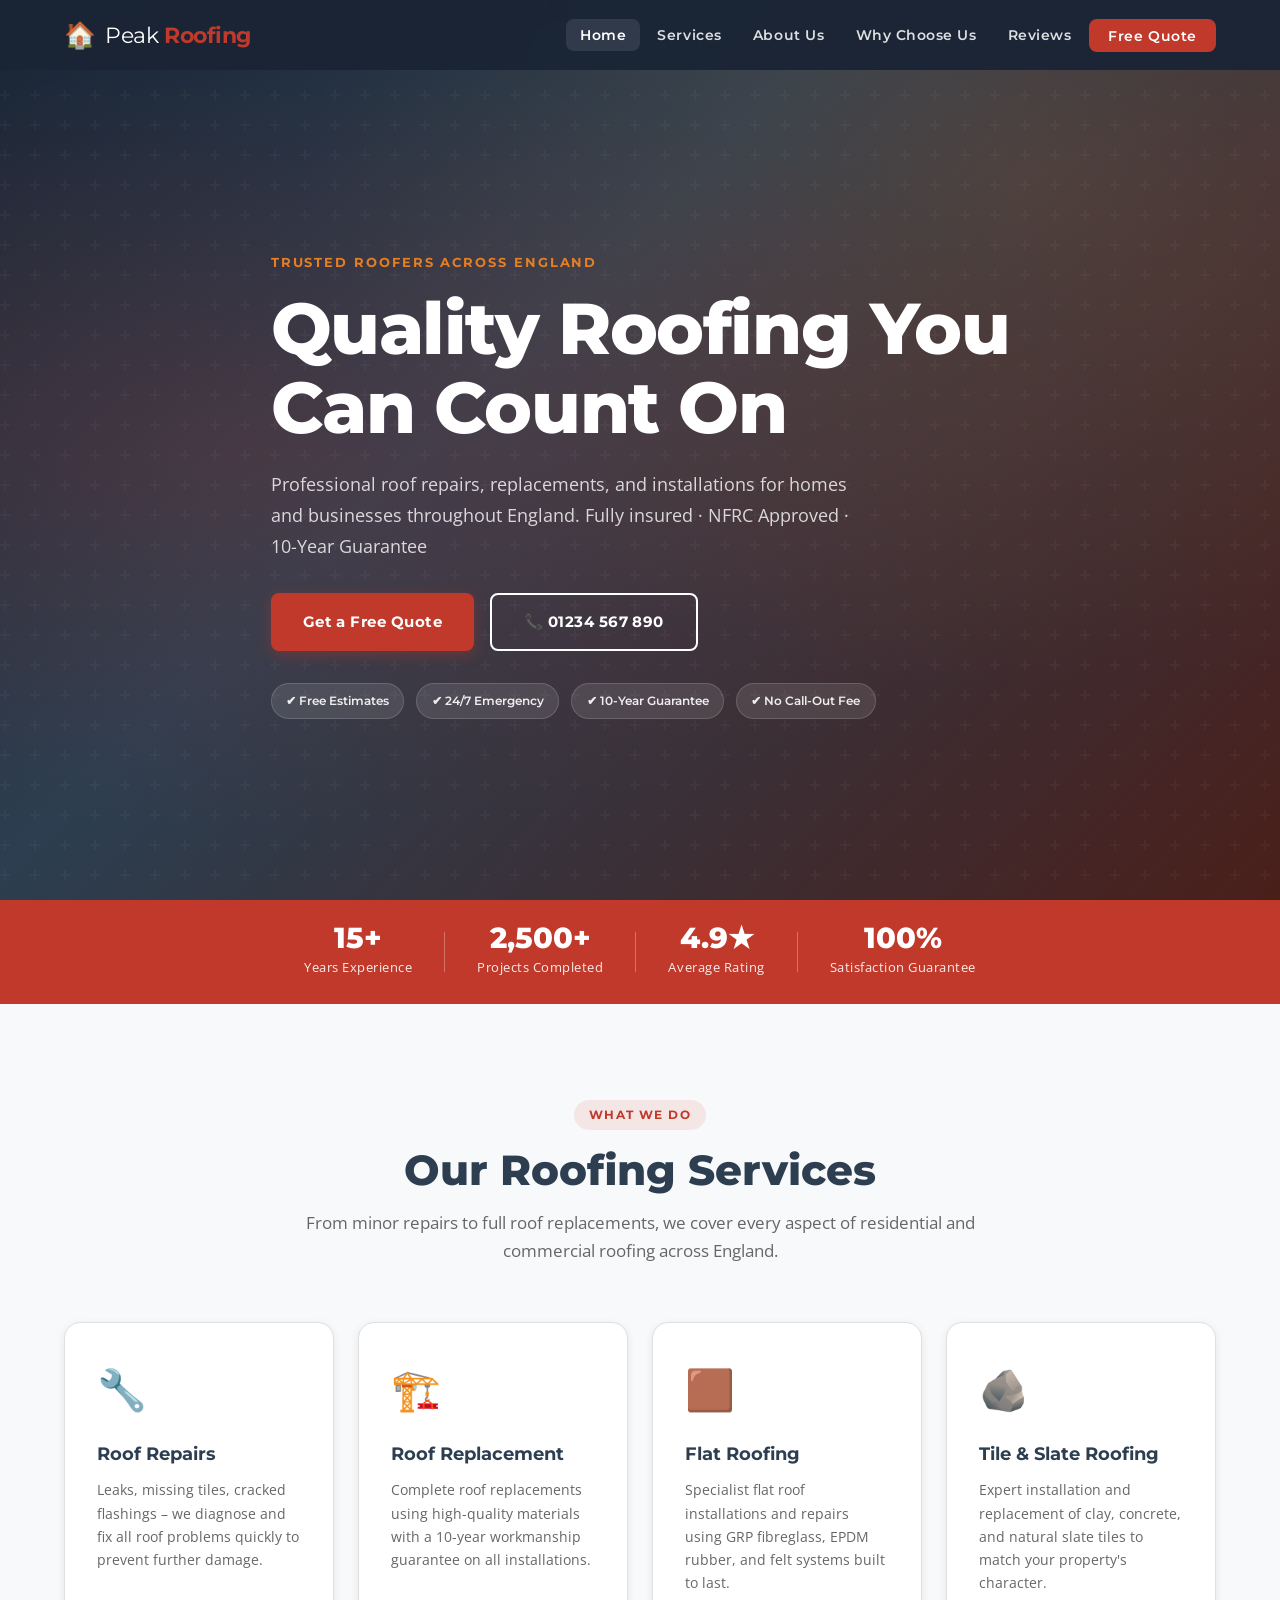
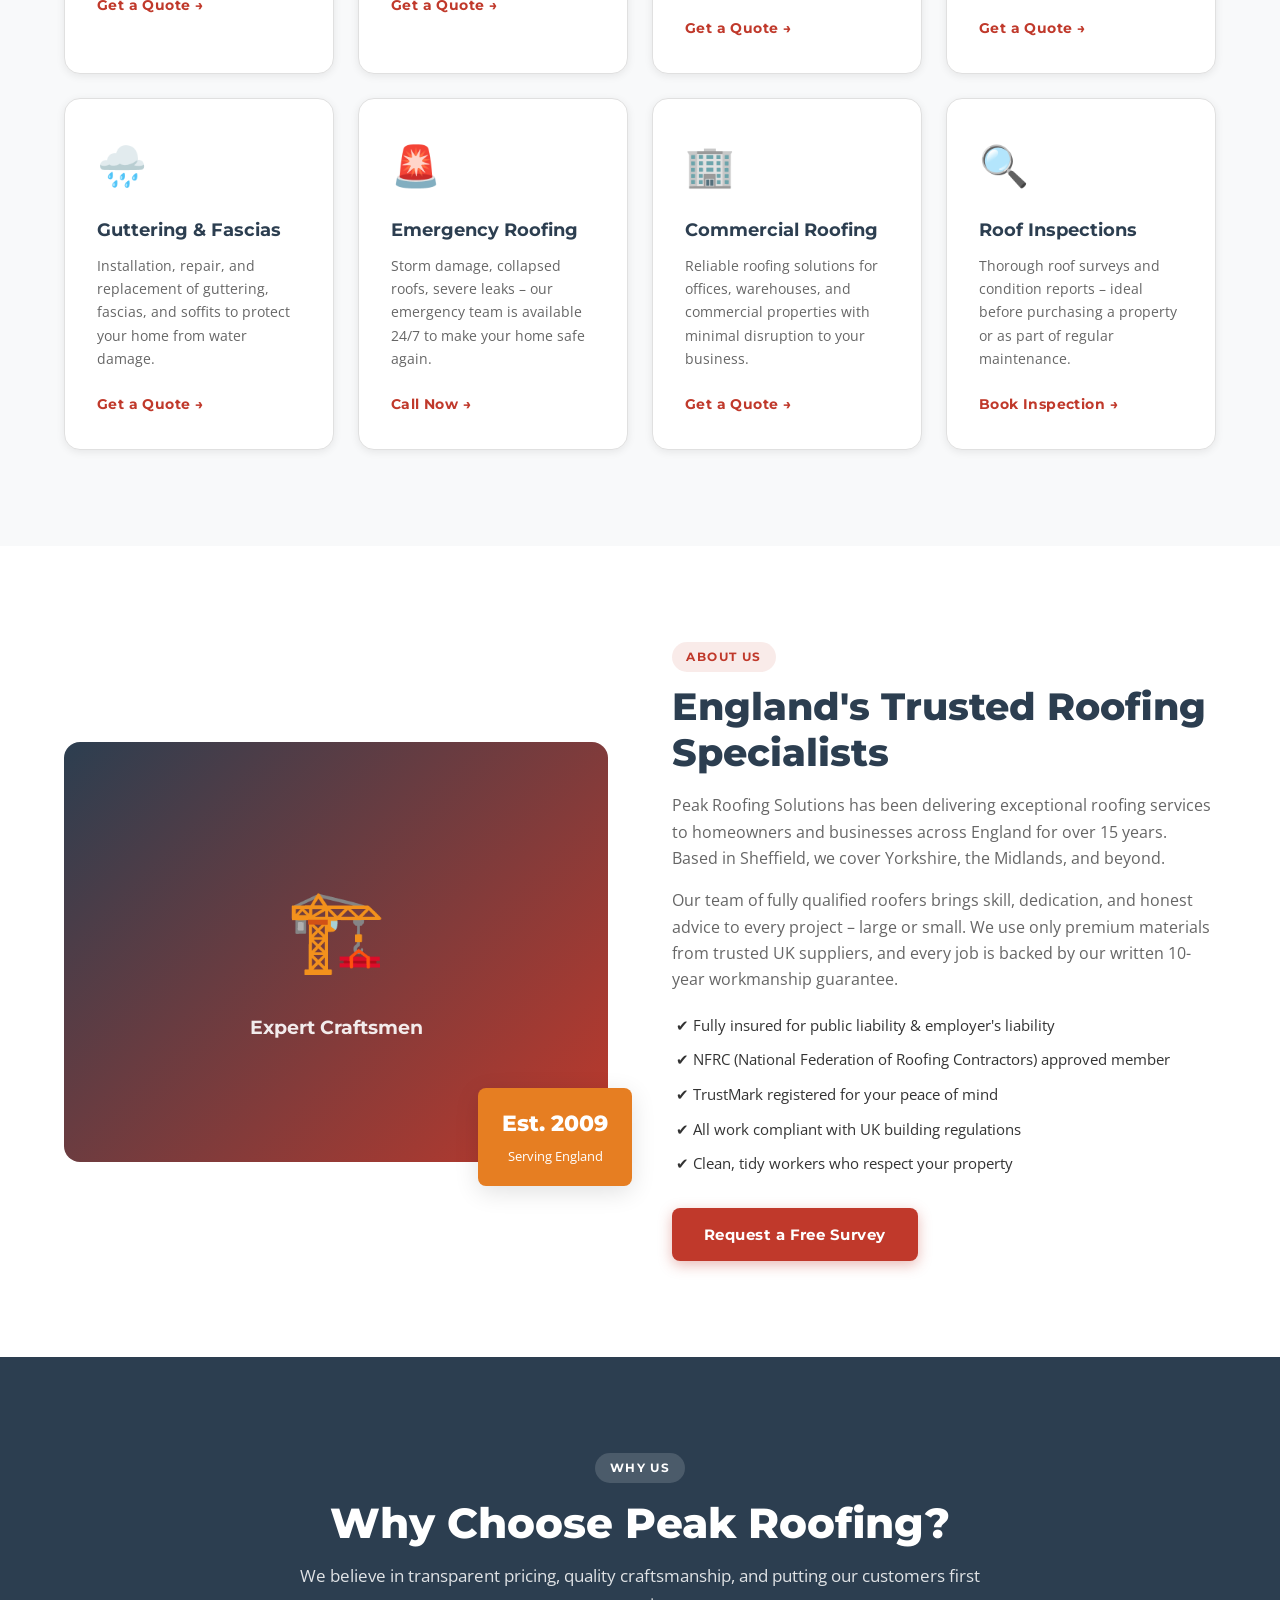
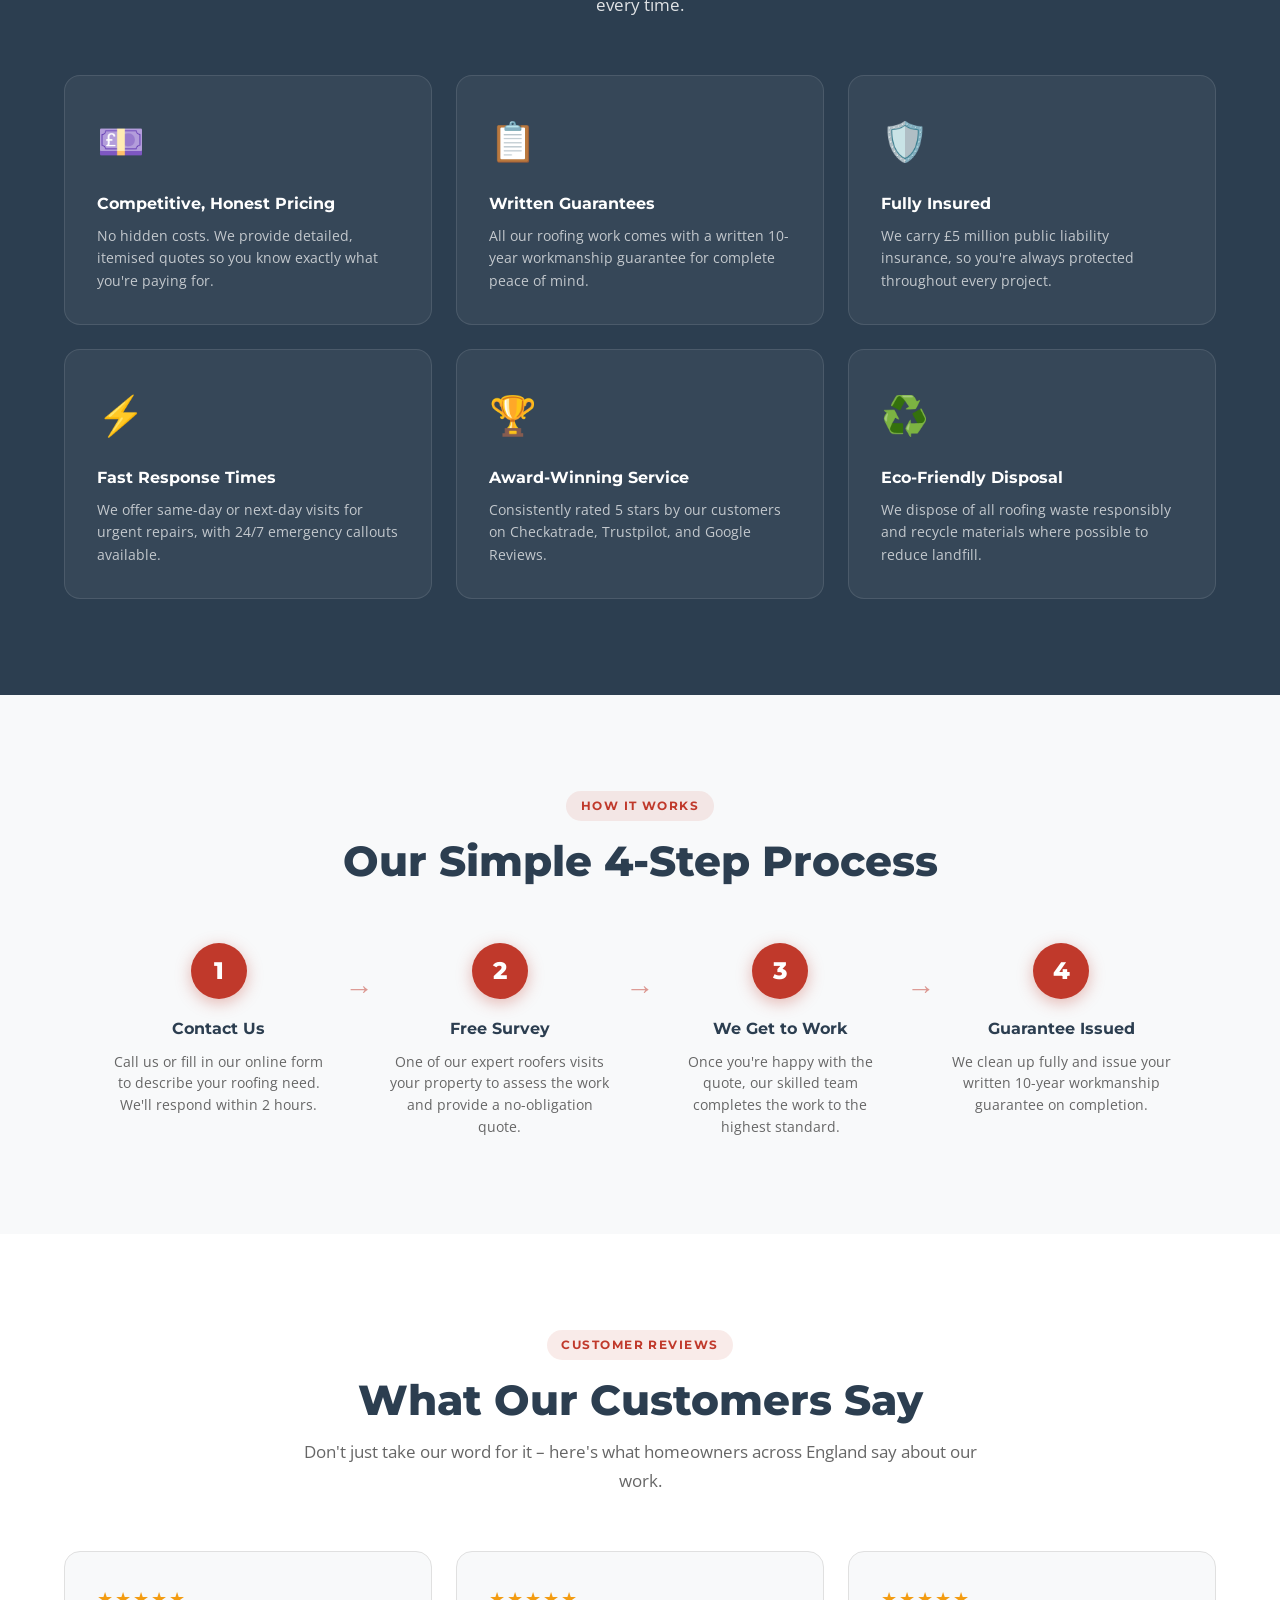
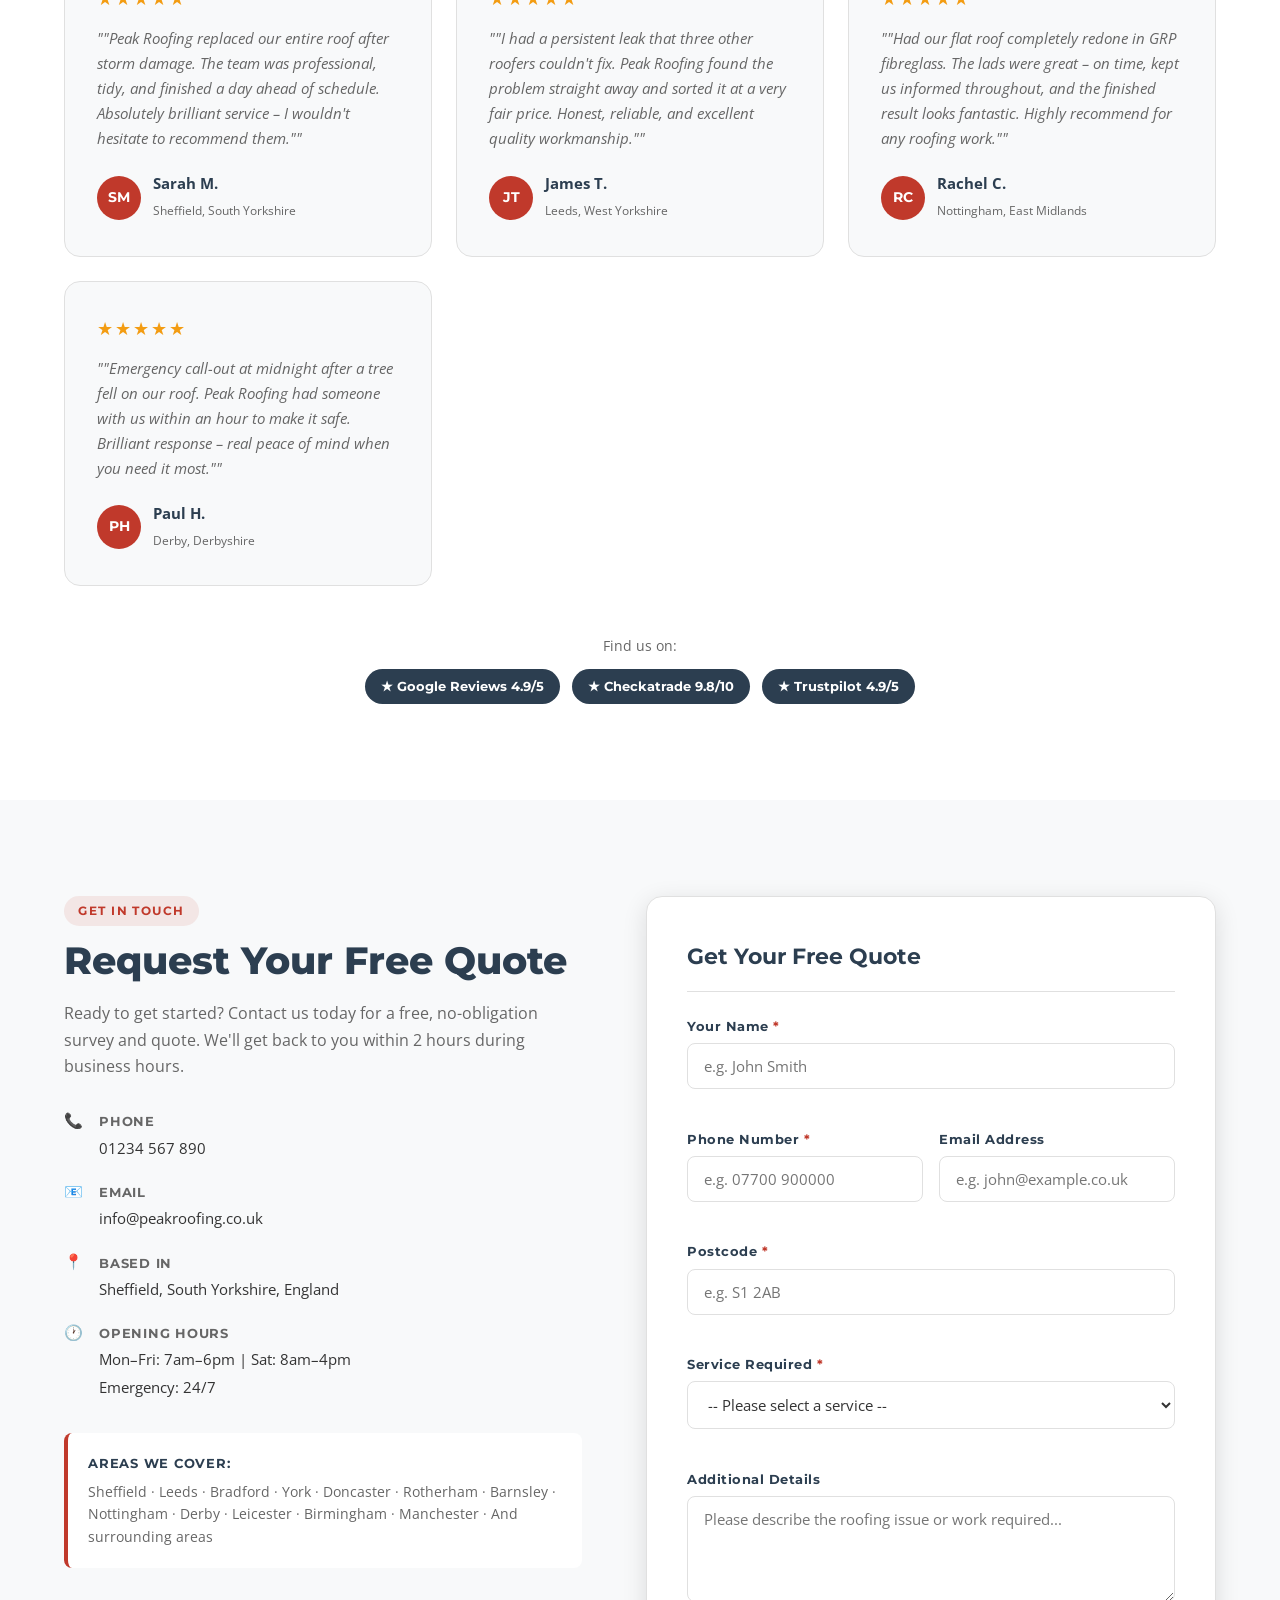
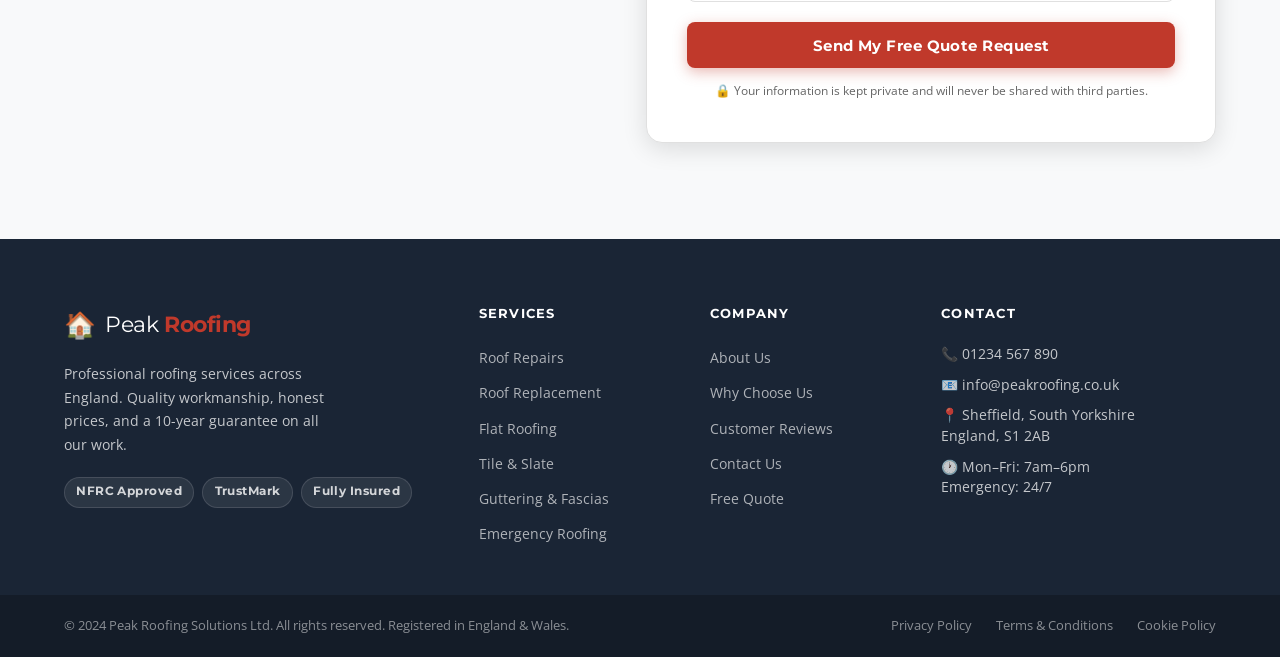
<file: index.html>
<!DOCTYPE html>
<html lang="en">
<head>
  <meta charset="UTF-8" />
  <meta name="viewport" content="width=device-width, initial-scale=1.0" />
  <meta name="description" content="Peak Roofing Solutions – Professional roofing services across England. Roof repairs, replacements, flat roofing, guttering and more. Free quotes available." />
  <meta name="keywords" content="roofing, roof repair, roof replacement, flat roofing, guttering, England, roofer, roofing contractor" />
  <title>Peak Roofing Solutions | Professional Roofers in England</title>
  <link rel="stylesheet" href="css/styles.css" />
  <link rel="preconnect" href="https://fonts.googleapis.com" />
  <link rel="preconnect" href="https://fonts.gstatic.com" crossorigin />
  <link href="https://fonts.googleapis.com/css2?family=Montserrat:wght@400;600;700;800&family=Open+Sans:wght@400;500;600&display=swap" rel="stylesheet" />
</head>
<body>

  <!-- ========= NAVIGATION ========= -->
  <header class="site-header" id="site-header">
    <div class="container header-inner">
      <a href="#home" class="logo" aria-label="Peak Roofing Solutions Home">
        <span class="logo-icon">🏠</span>
        <span class="logo-text">Peak <strong>Roofing</strong></span>
      </a>

      <nav class="main-nav" id="main-nav" aria-label="Main navigation">
        <ul>
          <li><a href="#home"      class="nav-link">Home</a></li>
          <li><a href="#services"  class="nav-link">Services</a></li>
          <li><a href="#about"     class="nav-link">About Us</a></li>
          <li><a href="#why-us"    class="nav-link">Why Choose Us</a></li>
          <li><a href="#testimonials" class="nav-link">Reviews</a></li>
          <li><a href="#contact"   class="nav-link nav-cta">Free Quote</a></li>
        </ul>
      </nav>

      <button class="hamburger" id="hamburger" aria-label="Toggle navigation" aria-expanded="false">
        <span></span>
        <span></span>
        <span></span>
      </button>
    </div>
  </header>

  <!-- ========= HERO ========= -->
  <section class="hero" id="home">
    <div class="hero-overlay"></div>
    <div class="container hero-content">
      <p class="hero-eyebrow">Trusted Roofers Across England</p>
      <h1 class="hero-title">Quality Roofing You<br>Can Count On</h1>
      <p class="hero-subtitle">Professional roof repairs, replacements, and installations for homes and businesses throughout England. Fully insured · NFRC Approved · 10-Year Guarantee</p>
      <div class="hero-actions">
        <a href="#contact" class="btn btn-primary">Get a Free Quote</a>
        <a href="tel:+441234567890" class="btn btn-outline">📞 01234 567 890</a>
      </div>
      <div class="hero-badges">
        <span class="badge">✔ Free Estimates</span>
        <span class="badge">✔ 24/7 Emergency</span>
        <span class="badge">✔ 10-Year Guarantee</span>
        <span class="badge">✔ No Call-Out Fee</span>
      </div>
    </div>
  </section>

  <!-- ========= TRUST BAR ========= -->
  <section class="trust-bar">
    <div class="container trust-bar-inner">
      <div class="trust-item">
        <strong>15+</strong>
        <span>Years Experience</span>
      </div>
      <div class="trust-divider"></div>
      <div class="trust-item">
        <strong>2,500+</strong>
        <span>Projects Completed</span>
      </div>
      <div class="trust-divider"></div>
      <div class="trust-item">
        <strong>4.9★</strong>
        <span>Average Rating</span>
      </div>
      <div class="trust-divider"></div>
      <div class="trust-item">
        <strong>100%</strong>
        <span>Satisfaction Guarantee</span>
      </div>
    </div>
  </section>

  <!-- ========= SERVICES ========= -->
  <section class="services section-pad" id="services">
    <div class="container">
      <div class="section-header">
        <span class="section-label">What We Do</span>
        <h2>Our Roofing Services</h2>
        <p>From minor repairs to full roof replacements, we cover every aspect of residential and commercial roofing across England.</p>
      </div>

      <div class="services-grid">

        <div class="service-card">
          <div class="service-icon">🔧</div>
          <h3>Roof Repairs</h3>
          <p>Leaks, missing tiles, cracked flashings – we diagnose and fix all roof problems quickly to prevent further damage.</p>
          <a href="#contact" class="service-link">Get a Quote →</a>
        </div>

        <div class="service-card">
          <div class="service-icon">🏗️</div>
          <h3>Roof Replacement</h3>
          <p>Complete roof replacements using high-quality materials with a 10-year workmanship guarantee on all installations.</p>
          <a href="#contact" class="service-link">Get a Quote →</a>
        </div>

        <div class="service-card">
          <div class="service-icon">🟫</div>
          <h3>Flat Roofing</h3>
          <p>Specialist flat roof installations and repairs using GRP fibreglass, EPDM rubber, and felt systems built to last.</p>
          <a href="#contact" class="service-link">Get a Quote →</a>
        </div>

        <div class="service-card">
          <div class="service-icon">🪨</div>
          <h3>Tile &amp; Slate Roofing</h3>
          <p>Expert installation and replacement of clay, concrete, and natural slate tiles to match your property's character.</p>
          <a href="#contact" class="service-link">Get a Quote →</a>
        </div>

        <div class="service-card">
          <div class="service-icon">🌧️</div>
          <h3>Guttering &amp; Fascias</h3>
          <p>Installation, repair, and replacement of guttering, fascias, and soffits to protect your home from water damage.</p>
          <a href="#contact" class="service-link">Get a Quote →</a>
        </div>

        <div class="service-card">
          <div class="service-icon">🚨</div>
          <h3>Emergency Roofing</h3>
          <p>Storm damage, collapsed roofs, severe leaks – our emergency team is available 24/7 to make your home safe again.</p>
          <a href="tel:+441234567890" class="service-link">Call Now →</a>
        </div>

        <div class="service-card">
          <div class="service-icon">🏢</div>
          <h3>Commercial Roofing</h3>
          <p>Reliable roofing solutions for offices, warehouses, and commercial properties with minimal disruption to your business.</p>
          <a href="#contact" class="service-link">Get a Quote →</a>
        </div>

        <div class="service-card">
          <div class="service-icon">🔍</div>
          <h3>Roof Inspections</h3>
          <p>Thorough roof surveys and condition reports – ideal before purchasing a property or as part of regular maintenance.</p>
          <a href="#contact" class="service-link">Book Inspection →</a>
        </div>

      </div>
    </div>
  </section>

  <!-- ========= ABOUT ========= -->
  <section class="about section-pad" id="about">
    <div class="container about-inner">
      <div class="about-image">
        <div class="about-img-placeholder">
          <span>🏗️</span>
          <p>Expert Craftsmen</p>
        </div>
        <div class="about-tag">
          <strong>Est. 2009</strong>
          <span>Serving England</span>
        </div>
      </div>
      <div class="about-content">
        <span class="section-label">About Us</span>
        <h2>England's Trusted Roofing Specialists</h2>
        <p>Peak Roofing Solutions has been delivering exceptional roofing services to homeowners and businesses across England for over 15 years. Based in Sheffield, we cover Yorkshire, the Midlands, and beyond.</p>
        <p>Our team of fully qualified roofers brings skill, dedication, and honest advice to every project – large or small. We use only premium materials from trusted UK suppliers, and every job is backed by our written 10-year workmanship guarantee.</p>
        <ul class="about-list">
          <li>✔ Fully insured for public liability &amp; employer's liability</li>
          <li>✔ NFRC (National Federation of Roofing Contractors) approved member</li>
          <li>✔ TrustMark registered for your peace of mind</li>
          <li>✔ All work compliant with UK building regulations</li>
          <li>✔ Clean, tidy workers who respect your property</li>
        </ul>
        <a href="#contact" class="btn btn-primary">Request a Free Survey</a>
      </div>
    </div>
  </section>

  <!-- ========= WHY CHOOSE US ========= -->
  <section class="why-us section-pad" id="why-us">
    <div class="container">
      <div class="section-header section-header--light">
        <span class="section-label">Why Us</span>
        <h2>Why Choose Peak Roofing?</h2>
        <p>We believe in transparent pricing, quality craftsmanship, and putting our customers first every time.</p>
      </div>

      <div class="why-grid">
        <div class="why-card">
          <div class="why-icon">💷</div>
          <h3>Competitive, Honest Pricing</h3>
          <p>No hidden costs. We provide detailed, itemised quotes so you know exactly what you're paying for.</p>
        </div>
        <div class="why-card">
          <div class="why-icon">📋</div>
          <h3>Written Guarantees</h3>
          <p>All our roofing work comes with a written 10-year workmanship guarantee for complete peace of mind.</p>
        </div>
        <div class="why-card">
          <div class="why-icon">🛡️</div>
          <h3>Fully Insured</h3>
          <p>We carry £5 million public liability insurance, so you're always protected throughout every project.</p>
        </div>
        <div class="why-card">
          <div class="why-icon">⚡</div>
          <h3>Fast Response Times</h3>
          <p>We offer same-day or next-day visits for urgent repairs, with 24/7 emergency callouts available.</p>
        </div>
        <div class="why-card">
          <div class="why-icon">🏆</div>
          <h3>Award-Winning Service</h3>
          <p>Consistently rated 5 stars by our customers on Checkatrade, Trustpilot, and Google Reviews.</p>
        </div>
        <div class="why-card">
          <div class="why-icon">♻️</div>
          <h3>Eco-Friendly Disposal</h3>
          <p>We dispose of all roofing waste responsibly and recycle materials where possible to reduce landfill.</p>
        </div>
      </div>
    </div>
  </section>

  <!-- ========= PROCESS ========= -->
  <section class="process section-pad">
    <div class="container">
      <div class="section-header">
        <span class="section-label">How It Works</span>
        <h2>Our Simple 4-Step Process</h2>
      </div>
      <div class="process-steps">
        <div class="process-step">
          <div class="step-number">1</div>
          <h3>Contact Us</h3>
          <p>Call us or fill in our online form to describe your roofing need. We'll respond within 2 hours.</p>
        </div>
        <div class="process-arrow">→</div>
        <div class="process-step">
          <div class="step-number">2</div>
          <h3>Free Survey</h3>
          <p>One of our expert roofers visits your property to assess the work and provide a no-obligation quote.</p>
        </div>
        <div class="process-arrow">→</div>
        <div class="process-step">
          <div class="step-number">3</div>
          <h3>We Get to Work</h3>
          <p>Once you're happy with the quote, our skilled team completes the work to the highest standard.</p>
        </div>
        <div class="process-arrow">→</div>
        <div class="process-step">
          <div class="step-number">4</div>
          <h3>Guarantee Issued</h3>
          <p>We clean up fully and issue your written 10-year workmanship guarantee on completion.</p>
        </div>
      </div>
    </div>
  </section>

  <!-- ========= TESTIMONIALS ========= -->
  <section class="testimonials section-pad" id="testimonials">
    <div class="container">
      <div class="section-header">
        <span class="section-label">Customer Reviews</span>
        <h2>What Our Customers Say</h2>
        <p>Don't just take our word for it – here's what homeowners across England say about our work.</p>
      </div>

      <div class="testimonials-grid">

        <div class="testimonial-card">
          <div class="stars">★★★★★</div>
          <p class="testimonial-text">"Peak Roofing replaced our entire roof after storm damage. The team was professional, tidy, and finished a day ahead of schedule. Absolutely brilliant service – I wouldn't hesitate to recommend them."</p>
          <div class="testimonial-author">
            <div class="author-avatar">SM</div>
            <div>
              <strong>Sarah M.</strong>
              <span>Sheffield, South Yorkshire</span>
            </div>
          </div>
        </div>

        <div class="testimonial-card">
          <div class="stars">★★★★★</div>
          <p class="testimonial-text">"I had a persistent leak that three other roofers couldn't fix. Peak Roofing found the problem straight away and sorted it at a very fair price. Honest, reliable, and excellent quality workmanship."</p>
          <div class="testimonial-author">
            <div class="author-avatar">JT</div>
            <div>
              <strong>James T.</strong>
              <span>Leeds, West Yorkshire</span>
            </div>
          </div>
        </div>

        <div class="testimonial-card">
          <div class="stars">★★★★★</div>
          <p class="testimonial-text">"Had our flat roof completely redone in GRP fibreglass. The lads were great – on time, kept us informed throughout, and the finished result looks fantastic. Highly recommend for any roofing work."</p>
          <div class="testimonial-author">
            <div class="author-avatar">RC</div>
            <div>
              <strong>Rachel C.</strong>
              <span>Nottingham, East Midlands</span>
            </div>
          </div>
        </div>

        <div class="testimonial-card">
          <div class="stars">★★★★★</div>
          <p class="testimonial-text">"Emergency call-out at midnight after a tree fell on our roof. Peak Roofing had someone with us within an hour to make it safe. Brilliant response – real peace of mind when you need it most."</p>
          <div class="testimonial-author">
            <div class="author-avatar">PH</div>
            <div>
              <strong>Paul H.</strong>
              <span>Derby, Derbyshire</span>
            </div>
          </div>
        </div>

      </div>

      <div class="review-platforms">
        <p>Find us on:</p>
        <div class="platforms">
          <span class="platform-badge">★ Google Reviews 4.9/5</span>
          <span class="platform-badge">★ Checkatrade 9.8/10</span>
          <span class="platform-badge">★ Trustpilot 4.9/5</span>
        </div>
      </div>
    </div>
  </section>

  <!-- ========= CONTACT ========= -->
  <section class="contact section-pad" id="contact">
    <div class="container contact-inner">
      <div class="contact-info">
        <span class="section-label">Get In Touch</span>
        <h2>Request Your Free Quote</h2>
        <p>Ready to get started? Contact us today for a free, no-obligation survey and quote. We'll get back to you within 2 hours during business hours.</p>

        <div class="contact-details">
          <div class="contact-item">
            <span class="contact-icon">📞</span>
            <div>
              <strong>Phone</strong>
              <a href="tel:+441234567890">01234 567 890</a>
            </div>
          </div>
          <div class="contact-item">
            <span class="contact-icon">📧</span>
            <div>
              <strong>Email</strong>
              <a href="mailto:info@peakroofing.co.uk">info@peakroofing.co.uk</a>
            </div>
          </div>
          <div class="contact-item">
            <span class="contact-icon">📍</span>
            <div>
              <strong>Based In</strong>
              <span>Sheffield, South Yorkshire, England</span>
            </div>
          </div>
          <div class="contact-item">
            <span class="contact-icon">🕐</span>
            <div>
              <strong>Opening Hours</strong>
              <span>Mon–Fri: 7am–6pm | Sat: 8am–4pm<br>Emergency: 24/7</span>
            </div>
          </div>
        </div>

        <div class="coverage">
          <strong>Areas We Cover:</strong>
          <p>Sheffield · Leeds · Bradford · York · Doncaster · Rotherham · Barnsley · Nottingham · Derby · Leicester · Birmingham · Manchester · And surrounding areas</p>
        </div>
      </div>

      <div class="contact-form-wrap">
        <form class="contact-form" id="contact-form" novalidate>
          <h3>Get Your Free Quote</h3>

          <div class="form-group">
            <label for="name">Your Name <span class="required">*</span></label>
            <input type="text" id="name" name="name" placeholder="e.g. John Smith" required />
            <span class="field-error" id="name-error"></span>
          </div>

          <div class="form-row">
            <div class="form-group">
              <label for="phone">Phone Number <span class="required">*</span></label>
              <input type="tel" id="phone" name="phone" placeholder="e.g. 07700 900000" required />
              <span class="field-error" id="phone-error"></span>
            </div>
            <div class="form-group">
              <label for="email">Email Address</label>
              <input type="email" id="email" name="email" placeholder="e.g. john@example.co.uk" />
              <span class="field-error" id="email-error"></span>
            </div>
          </div>

          <div class="form-group">
            <label for="postcode">Postcode <span class="required">*</span></label>
            <input type="text" id="postcode" name="postcode" placeholder="e.g. S1 2AB" required />
            <span class="field-error" id="postcode-error"></span>
          </div>

          <div class="form-group">
            <label for="service">Service Required <span class="required">*</span></label>
            <select id="service" name="service" required>
              <option value="">-- Please select a service --</option>
              <option value="repair">Roof Repair</option>
              <option value="replacement">Full Roof Replacement</option>
              <option value="flat">Flat Roofing</option>
              <option value="tiles">Tile / Slate Roofing</option>
              <option value="guttering">Guttering &amp; Fascias</option>
              <option value="emergency">Emergency Roofing</option>
              <option value="commercial">Commercial Roofing</option>
              <option value="inspection">Roof Inspection / Survey</option>
              <option value="other">Other</option>
            </select>
            <span class="field-error" id="service-error"></span>
          </div>

          <div class="form-group">
            <label for="message">Additional Details</label>
            <textarea id="message" name="message" rows="4" placeholder="Please describe the roofing issue or work required..."></textarea>
          </div>

          <button type="submit" class="btn btn-primary btn-full" id="submit-btn">
            Send My Free Quote Request
          </button>

          <p class="form-note">🔒 Your information is kept private and will never be shared with third parties.</p>

          <div class="form-success" id="form-success" hidden>
            <span>✅</span>
            <p><strong>Thank you!</strong> We've received your request and will be in touch within 2 hours.</p>
          </div>
        </form>
      </div>
    </div>
  </section>

  <!-- ========= FOOTER ========= -->
  <footer class="site-footer">
    <div class="container footer-inner">
      <div class="footer-brand">
        <a href="#home" class="logo logo--light" aria-label="Peak Roofing Solutions Home">
          <span class="logo-icon">🏠</span>
          <span class="logo-text">Peak <strong>Roofing</strong></span>
        </a>
        <p>Professional roofing services across England. Quality workmanship, honest prices, and a 10-year guarantee on all our work.</p>
        <div class="footer-accreditations">
          <span class="accreditation">NFRC Approved</span>
          <span class="accreditation">TrustMark</span>
          <span class="accreditation">Fully Insured</span>
        </div>
      </div>

      <div class="footer-links">
        <h4>Services</h4>
        <ul>
          <li><a href="#services">Roof Repairs</a></li>
          <li><a href="#services">Roof Replacement</a></li>
          <li><a href="#services">Flat Roofing</a></li>
          <li><a href="#services">Tile &amp; Slate</a></li>
          <li><a href="#services">Guttering &amp; Fascias</a></li>
          <li><a href="#services">Emergency Roofing</a></li>
        </ul>
      </div>

      <div class="footer-links">
        <h4>Company</h4>
        <ul>
          <li><a href="#about">About Us</a></li>
          <li><a href="#why-us">Why Choose Us</a></li>
          <li><a href="#testimonials">Customer Reviews</a></li>
          <li><a href="#contact">Contact Us</a></li>
          <li><a href="#contact">Free Quote</a></li>
        </ul>
      </div>

      <div class="footer-contact">
        <h4>Contact</h4>
        <p>📞 <a href="tel:+441234567890">01234 567 890</a></p>
        <p>📧 <a href="mailto:info@peakroofing.co.uk">info@peakroofing.co.uk</a></p>
        <p>📍 Sheffield, South Yorkshire<br>England, S1 2AB</p>
        <p>🕐 Mon–Fri: 7am–6pm<br>Emergency: 24/7</p>
      </div>
    </div>

    <div class="footer-bottom">
      <div class="container footer-bottom-inner">
        <p>&copy; 2024 Peak Roofing Solutions Ltd. All rights reserved. Registered in England &amp; Wales.</p>
        <div class="footer-legal">
          <a href="#">Privacy Policy</a>
          <a href="#">Terms &amp; Conditions</a>
          <a href="#">Cookie Policy</a>
        </div>
      </div>
    </div>
  </footer>

  <!-- Scroll to top -->
  <button class="scroll-top" id="scroll-top" aria-label="Scroll to top">↑</button>

  <script src="js/main.js"></script>
</body>
</html>
</file>
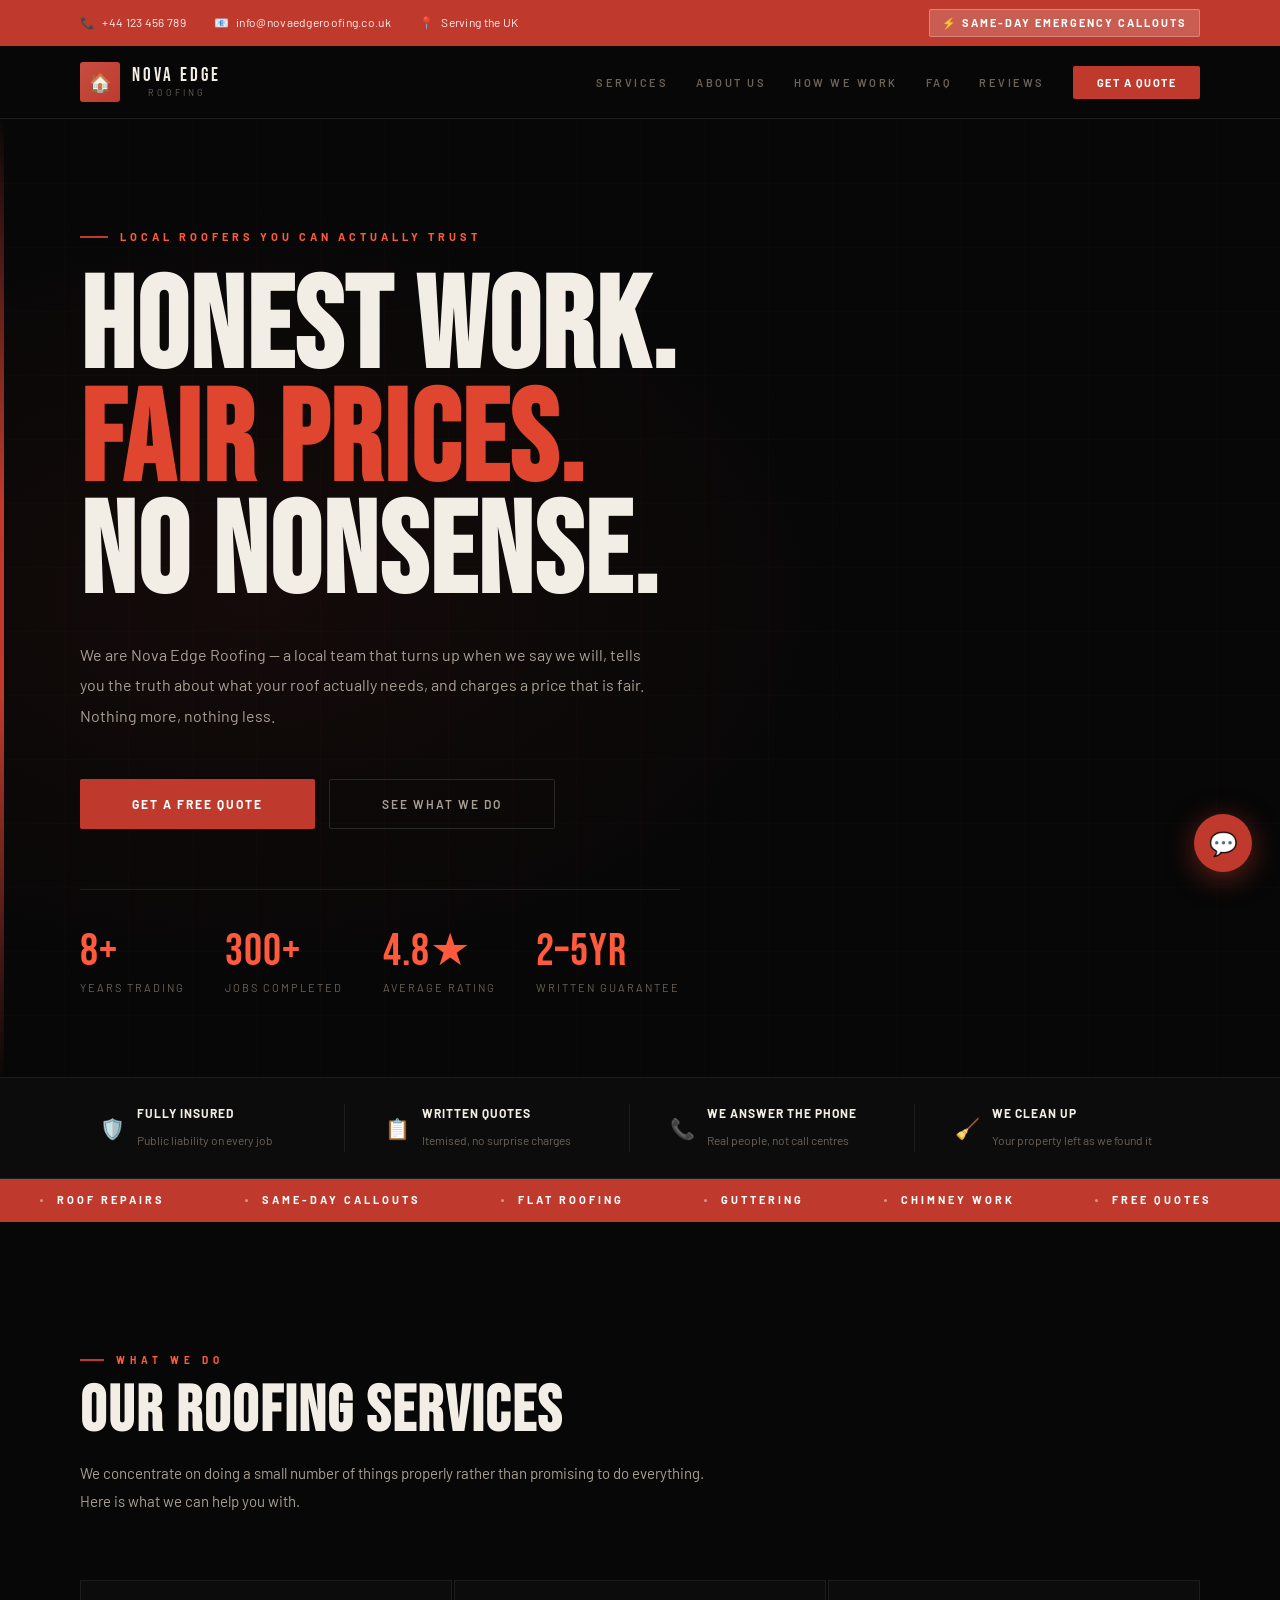
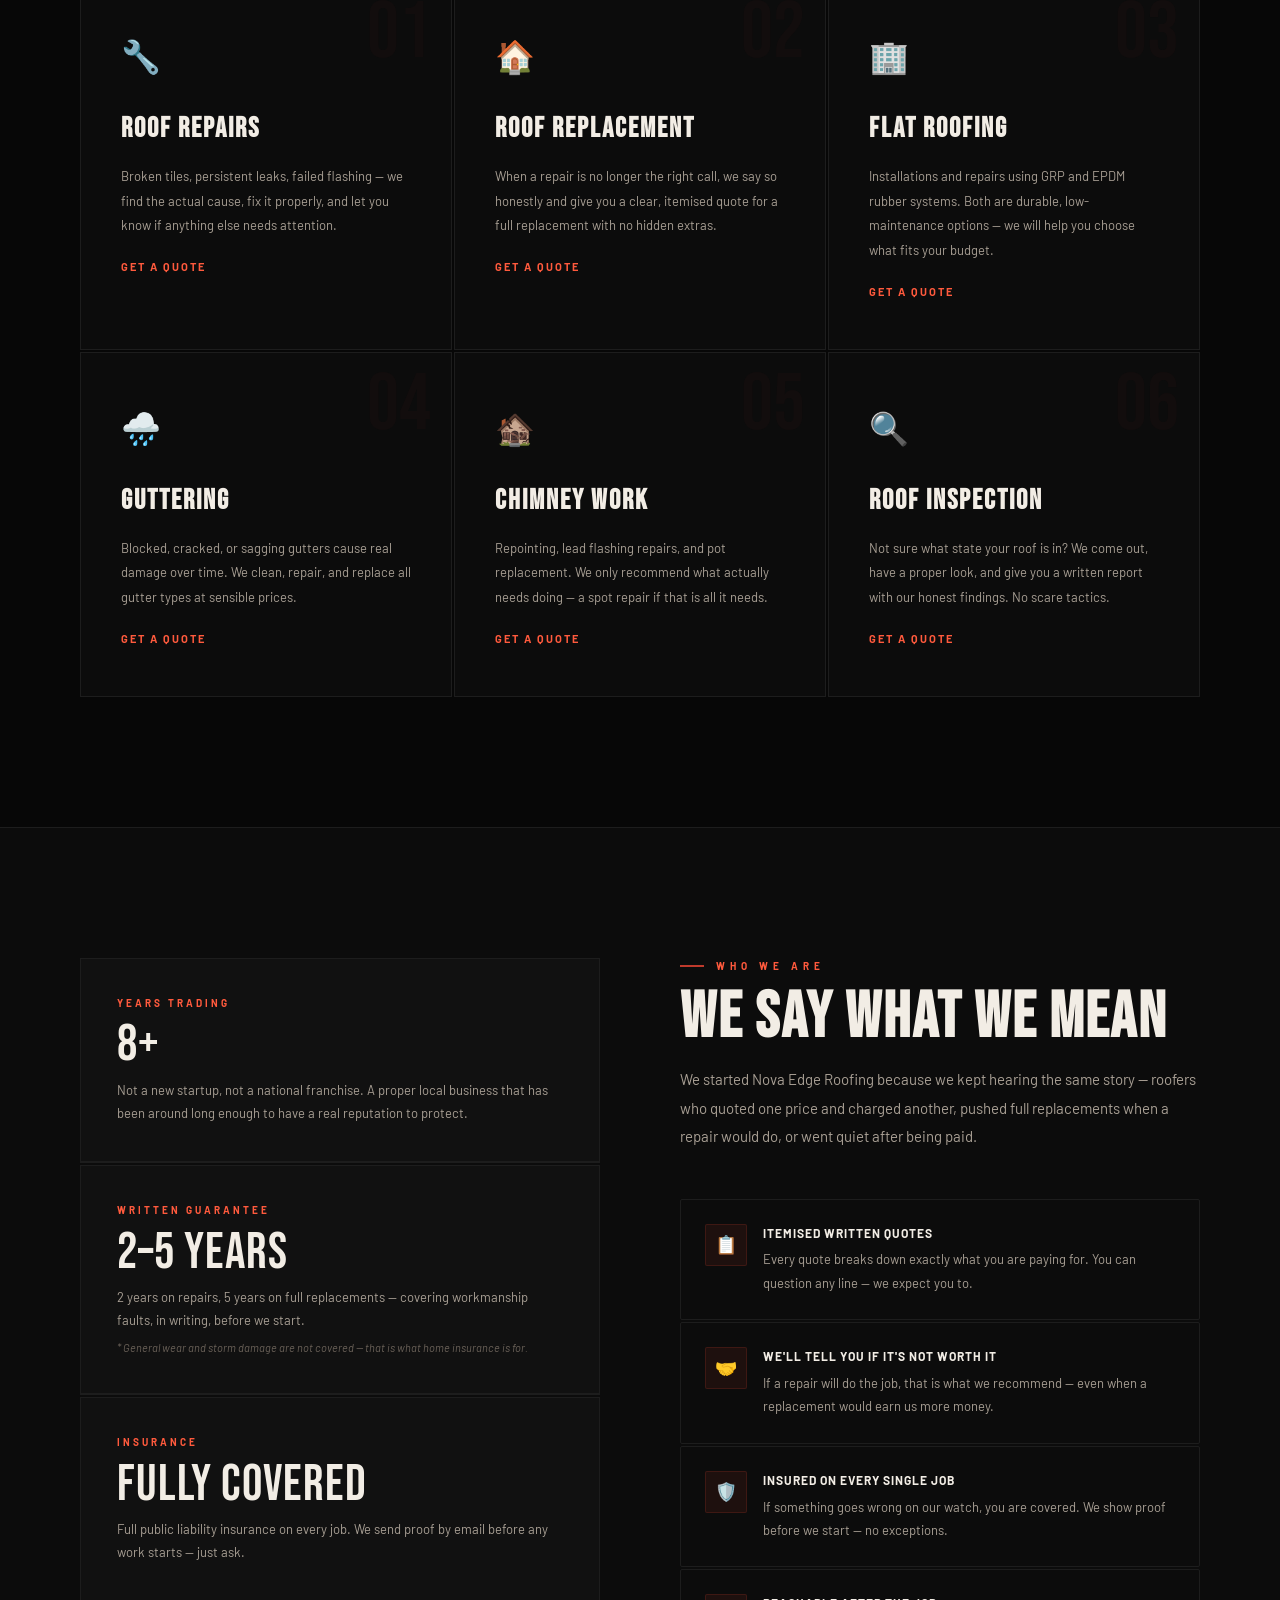
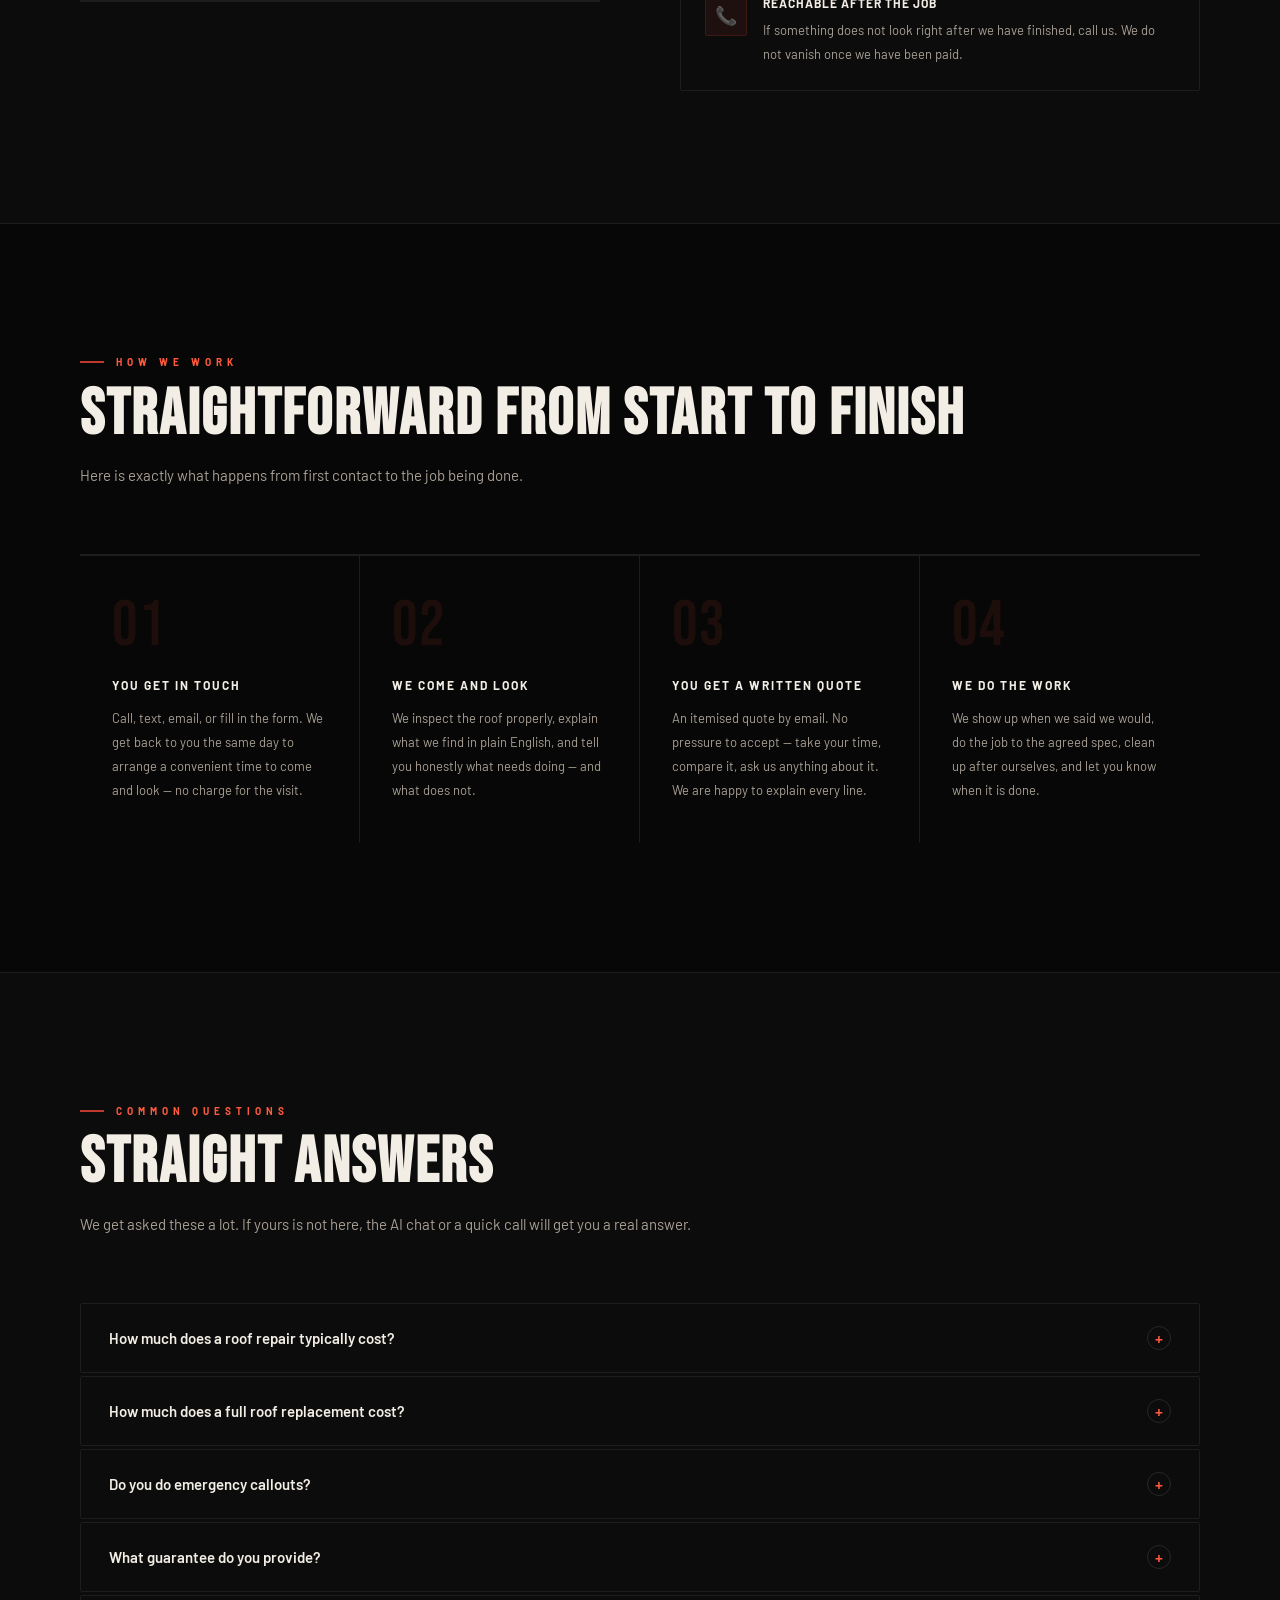
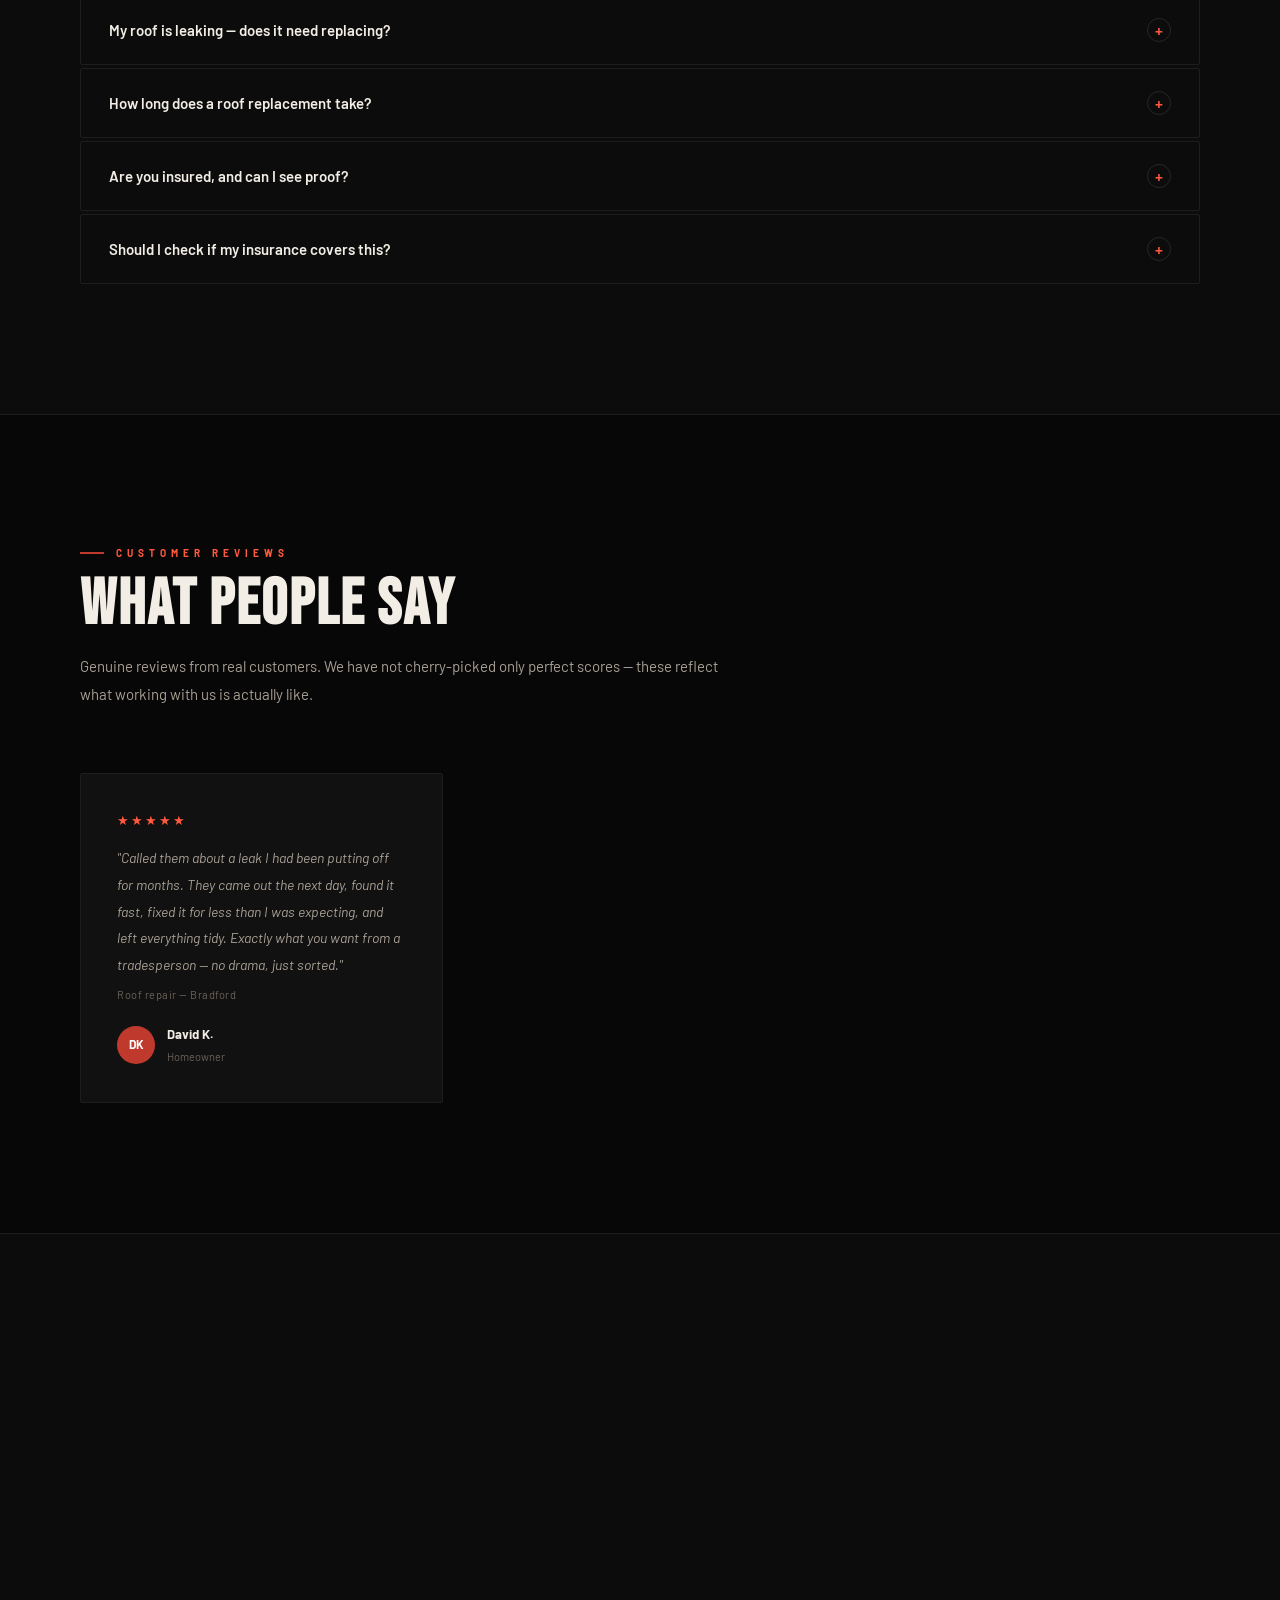
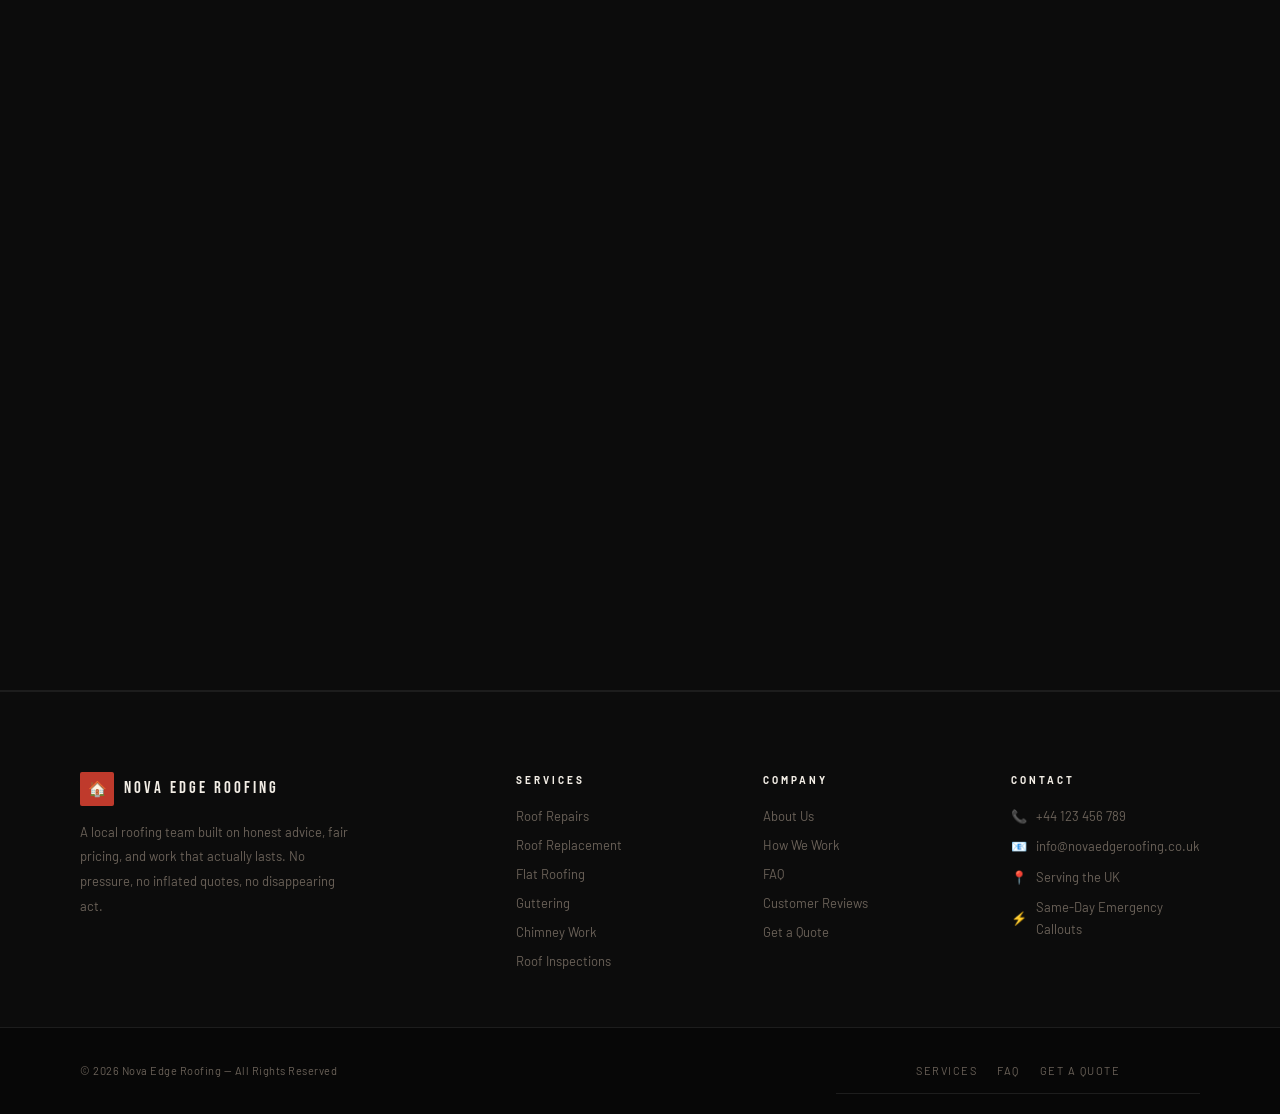
<file: nova-edge-best (1).html>
<!DOCTYPE html>
<html lang="en">
<head>
<meta charset="UTF-8">
<meta name="viewport" content="width=device-width, initial-scale=1.0">
<title>Nova Edge Roofing — Honest, Reliable Roofing Across the UK</title>
<meta name="description" content="Nova Edge Roofing — local roofers who show up on time, give honest advice, and charge fair prices. Free quotes, fully insured, real written guarantee.">
<link rel="preconnect" href="https://fonts.googleapis.com">
<link href="https://fonts.googleapis.com/css2?family=Bebas+Neue&family=Barlow:ital,wght@0,300;0,400;0,500;0,600;0,700;1,400&display=swap" rel="stylesheet">
<style>
/* ─── TOKENS ─────────────────────────────── */
:root{
  --bg:#070707;
  --s1:#0c0c0c;
  --s2:#111;
  --b1:#1d1d1d;
  --b2:#272727;
  --b3:#333;
  --red:#bf3a2c;
  --red2:#e0452f;
  --red3:#ff5a3d;
  --text:#f2ede5;
  --text2:#a89f94;
  --text3:#6b6259;
  --ok:#2ecc71;
}

/* ─── RESET ──────────────────────────────── */
*{margin:0;padding:0;box-sizing:border-box;}
html{scroll-behavior:smooth;font-size:16px;}
body{background:var(--bg);color:var(--text);font-family:'Barlow',sans-serif;overflow-x:hidden;line-height:1.65;}
button{cursor:pointer;font-family:'Barlow',sans-serif;border:none;background:none;}
img{display:block;max-width:100%;}
*:focus-visible{outline:2px solid var(--red3);outline-offset:3px;}
@media(prefers-reduced-motion:reduce){*{animation-duration:.01ms!important;transition-duration:.01ms!important;}}

/* ─── ACCESSIBILITY ──────────────────────── */
.sr{position:absolute;width:1px;height:1px;padding:0;margin:-1px;overflow:hidden;clip:rect(0,0,0,0);white-space:nowrap;border:0;}
.skip{position:absolute;top:-100px;left:16px;background:var(--red2);color:#fff;padding:14px 24px;font-weight:700;font-size:14px;z-index:9999;border-radius:2px;text-decoration:none;transition:top .2s;}
.skip:focus{top:16px;}

/* ─── TOP BAR ────────────────────────────── */
.topbar{background:var(--red);padding:9px 80px;display:flex;align-items:center;justify-content:space-between;flex-wrap:wrap;gap:8px;}
.tb-l{display:flex;align-items:center;gap:28px;flex-wrap:wrap;}
.tb-item{display:flex;align-items:center;gap:7px;color:rgba(255,255,255,.92);font-size:12px;letter-spacing:.3px;}
.tb-badge{background:rgba(255,255,255,.18);border:1px solid rgba(255,255,255,.25);padding:4px 12px;border-radius:2px;font-size:11px;letter-spacing:2px;text-transform:uppercase;font-weight:700;color:#fff;}

/* ─── NAV ─────────────────────────────────── */
nav{position:sticky;top:0;z-index:900;background:var(--bg);border-bottom:1px solid var(--b1);padding:16px 80px;display:flex;align-items:center;justify-content:space-between;transition:background .4s,padding .4s;}
nav.sc{background:rgba(7,7,7,.97);backdrop-filter:blur(24px);}
.logo-btn{background:none;border:none;padding:0;cursor:pointer;display:flex;align-items:center;gap:12px;}
.logo-mark{width:40px;height:40px;background:var(--red);border-radius:3px;display:flex;align-items:center;justify-content:center;font-size:18px;flex-shrink:0;position:relative;overflow:hidden;}
.logo-mark::after{content:'';position:absolute;inset:0;background:linear-gradient(135deg,rgba(255,255,255,.1),transparent);}
.logo-name{font-family:'Bebas Neue',sans-serif;font-size:19px;letter-spacing:3px;color:var(--text);line-height:1;}
.logo-sub{font-size:9px;letter-spacing:3px;color:var(--text3);text-transform:uppercase;margin-top:2px;}
.nav-list{display:flex;align-items:center;gap:28px;list-style:none;}
.nav-list button{color:var(--text3);font-size:11px;letter-spacing:2.5px;text-transform:uppercase;font-weight:600;padding:8px 0;transition:color .2s;border:none;background:none;}
.nav-list button:hover,.nav-list button:focus-visible{color:var(--text);}
.nav-cta{background:var(--red)!important;color:#fff!important;padding:10px 24px!important;border-radius:2px;font-weight:700!important;letter-spacing:1.5px!important;transition:background .2s!important;}
.nav-cta:hover,.nav-cta:focus-visible{background:var(--red2)!important;}
.ham{display:none;flex-direction:column;gap:5px;background:none;border:none;padding:6px;}
.ham span{display:block;width:22px;height:1.5px;background:var(--text);transition:all .3s;}
.mob{display:none;position:fixed;inset:0;background:var(--bg);z-index:950;flex-direction:column;align-items:center;justify-content:center;gap:20px;}
.mob.open{display:flex;}
.mob-nav button{background:none;border:none;color:var(--text);font-family:'Bebas Neue',sans-serif;font-size:2.6rem;letter-spacing:4px;padding:8px 20px;transition:color .2s;display:block;width:100%;text-align:center;}
.mob-nav button:hover,.mob-nav button:focus-visible{color:var(--red2);}
.mob-close{position:absolute;top:24px;right:24px;width:40px;height:40px;border:1px solid var(--b2);color:var(--text3);display:flex;align-items:center;justify-content:center;font-size:16px;border-radius:2px;background:none;transition:all .2s;}
.mob-close:hover,.mob-close:focus-visible{color:var(--text);border-color:var(--text);}
.mob-contact{text-align:center;padding-top:20px;border-top:1px solid var(--b1);margin-top:8px;}
.mob-phone{font-family:'Bebas Neue',sans-serif;font-size:1.5rem;letter-spacing:3px;color:var(--red3);}
.mob-email{font-size:12px;color:var(--text3);margin-top:4px;}

/* ─── HERO ───────────────────────────────── */
.hero{min-height:94vh;display:flex;align-items:center;padding:100px 80px 80px;position:relative;overflow:hidden;}
.hero-bg{position:absolute;inset:0;background:radial-gradient(ellipse 70% 60% at 20% 50%,rgba(191,58,44,.07) 0%,transparent 70%);pointer-events:none;}
.hero-grid{position:absolute;inset:0;background-image:linear-gradient(rgba(191,58,44,.025) 1px,transparent 1px),linear-gradient(90deg,rgba(191,58,44,.025) 1px,transparent 1px);background-size:64px 64px;pointer-events:none;}
.hero-vert{position:absolute;left:0;top:0;bottom:0;width:4px;background:linear-gradient(to bottom,transparent 0%,var(--red) 40%,var(--red) 60%,transparent 100%);pointer-events:none;}
.hero-inner{position:relative;z-index:2;max-width:900px;}
.hero-eyebrow{display:inline-flex;align-items:center;gap:12px;color:var(--red3);font-size:11px;letter-spacing:4px;text-transform:uppercase;font-weight:700;margin-bottom:28px;animation:fadeUp .7s ease .1s both;}
.hero-eyebrow::before{content:'';width:28px;height:2px;background:var(--red);}
h1{font-family:'Bebas Neue',sans-serif;line-height:.88;letter-spacing:2px;margin-bottom:28px;animation:fadeUp .7s ease .25s both;}
.h1-line{display:block;font-size:clamp(4rem,10vw,9.5rem);}
.h1-accent{color:var(--red2);}
.hero-desc{color:var(--text2);font-size:16px;line-height:1.9;max-width:580px;margin-bottom:48px;animation:fadeUp .7s ease .4s both;}
.hero-actions{display:flex;gap:14px;flex-wrap:wrap;animation:fadeUp .7s ease .55s both;}
.btn-primary{background:var(--red);color:#fff;padding:17px 52px;font-size:12px;font-weight:700;letter-spacing:2px;text-transform:uppercase;border-radius:2px;transition:all .3s;border:none;cursor:pointer;}
.btn-primary:hover,.btn-primary:focus-visible{background:var(--red2);transform:translateY(-2px);box-shadow:0 14px 44px rgba(191,58,44,.35);}
.btn-secondary{background:transparent;color:var(--text2);border:1px solid var(--b2);padding:17px 52px;font-size:12px;font-weight:600;letter-spacing:2px;text-transform:uppercase;border-radius:2px;transition:all .3s;cursor:pointer;}
.btn-secondary:hover,.btn-secondary:focus-visible{border-color:var(--red3);color:var(--red3);}
.hero-proof{display:flex;gap:40px;margin-top:60px;padding-top:40px;border-top:1px solid var(--b1);flex-wrap:wrap;animation:fadeUp .7s ease .7s both;}
.proof-item{}
.proof-n{font-family:'Bebas Neue',sans-serif;font-size:2.8rem;color:var(--red3);line-height:1;letter-spacing:1px;}
.proof-l{color:var(--text3);font-size:11px;letter-spacing:2px;text-transform:uppercase;margin-top:4px;}

/* ─── TRUST STRIP ────────────────────────── */
.trust{background:var(--s1);border-top:1px solid var(--b1);border-bottom:1px solid var(--b1);padding:26px 80px;display:grid;grid-template-columns:repeat(4,1fr);gap:20px;}
.trust-item{display:flex;align-items:center;gap:12px;padding:0 20px;border-right:1px solid var(--b1);}
.trust-item:last-child{border-right:none;}
.trust-ico{font-size:20px;flex-shrink:0;}
.trust-copy strong{display:block;font-size:12px;font-weight:700;letter-spacing:1px;text-transform:uppercase;color:var(--text);margin-bottom:2px;}
.trust-copy span{font-size:12px;color:var(--text3);}

/* ─── TICKER ─────────────────────────────── */
.ticker{background:var(--red);padding:12px 0;overflow:hidden;}
.ticker-track{display:flex;width:max-content;animation:ticker 24s linear infinite;}
.ticker-item{display:flex;align-items:center;gap:14px;padding:0 40px;color:#fff;font-size:11px;letter-spacing:3px;text-transform:uppercase;font-weight:700;white-space:nowrap;}
.ticker-dot{width:3px;height:3px;background:rgba(255,255,255,.45);border-radius:50%;flex-shrink:0;}

/* ─── SECTION BASE ───────────────────────── */
.section{padding:130px 80px;}
.section-alt{background:var(--s1);border-top:1px solid var(--b1);border-bottom:1px solid var(--b1);}
.section-label{color:var(--red3);font-size:10px;letter-spacing:5px;text-transform:uppercase;font-weight:700;margin-bottom:14px;display:flex;align-items:center;gap:12px;}
.section-label::before{content:'';width:24px;height:2px;background:var(--red);}
.section-title{font-family:'Bebas Neue',sans-serif;font-size:clamp(2.8rem,5vw,5rem);letter-spacing:2px;line-height:.95;margin-bottom:16px;}
.section-sub{color:var(--text2);font-size:15px;max-width:640px;margin-bottom:64px;line-height:1.9;}

/* ─── SERVICES ───────────────────────────── */
.services-grid{display:grid;grid-template-columns:repeat(3,1fr);gap:2px;}
.svc-card{background:var(--s1);border:1px solid var(--b1);padding:48px 40px;cursor:pointer;position:relative;overflow:hidden;transition:all .35s;text-align:left;}
.svc-card::before{content:'';position:absolute;top:0;left:0;width:0;height:2px;background:linear-gradient(to right,var(--red),var(--red3));transition:width .4s;}
.svc-card:hover::before,.svc-card:focus-visible::before{width:100%;}
.svc-card:hover,.svc-card:focus-visible{background:var(--s2);transform:translateY(-5px);border-color:rgba(191,58,44,.2);outline:none;}
.svc-num{font-family:'Bebas Neue',sans-serif;font-size:80px;color:rgba(191,58,44,.04);position:absolute;top:12px;right:20px;line-height:1;letter-spacing:0;}
.svc-icon{font-size:32px;margin-bottom:24px;display:block;}
.svc-name{font-family:'Bebas Neue',sans-serif;font-size:1.75rem;letter-spacing:2px;margin-bottom:12px;color:var(--text);}
.svc-desc{color:var(--text2);font-size:13px;line-height:1.9;margin-bottom:20px;}
.svc-link{color:var(--red3);font-size:11px;font-weight:700;letter-spacing:2px;text-transform:uppercase;display:flex;align-items:center;gap:8px;}
.svc-arrow{opacity:0;transition:all .3s;}
.svc-card:hover .svc-arrow,.svc-card:focus-visible .svc-arrow{opacity:1;transform:translateX(5px);}

/* ─── ABOUT ──────────────────────────────── */
.about-grid{display:grid;grid-template-columns:1fr 1fr;gap:80px;align-items:start;}
.about-card{background:var(--s2);border:1px solid var(--b1);overflow:hidden;}
.about-card-top{padding:36px;border-bottom:1px solid var(--b1);}
.about-card-label{font-size:10px;font-weight:700;letter-spacing:3px;text-transform:uppercase;color:var(--red3);margin-bottom:8px;}
.about-card-val{font-family:'Bebas Neue',sans-serif;font-size:3.2rem;color:var(--text);line-height:1;letter-spacing:1px;}
.about-card-desc{color:var(--text2);font-size:13px;line-height:1.8;margin-top:8px;}
.about-card-note{font-size:11px;color:var(--text3);font-style:italic;margin-top:6px;}
.about-divider{height:1px;background:var(--b1);}
.about-points{display:flex;flex-direction:column;gap:0;margin-top:48px;}
.apoint{display:flex;gap:16px;align-items:flex-start;padding:24px;border:1px solid var(--b1);margin-bottom:2px;background:var(--s1);transition:all .3s;border-radius:2px;}
.apoint:hover{background:var(--s2);border-color:rgba(191,58,44,.2);}
.apoint-ico{width:42px;height:42px;background:rgba(191,58,44,.1);border:1px solid rgba(191,58,44,.2);border-radius:2px;display:flex;align-items:center;justify-content:center;font-size:18px;flex-shrink:0;}
.apoint-title{font-size:12px;font-weight:700;letter-spacing:1px;text-transform:uppercase;margin-bottom:5px;color:var(--text);}
.apoint-desc{color:var(--text2);font-size:13px;line-height:1.8;}

/* ─── HOW WE WORK ────────────────────────── */
.process-grid{display:grid;grid-template-columns:repeat(4,1fr);gap:0;margin-top:64px;}
.process-step{padding:40px 32px;border-right:1px solid var(--b1);position:relative;transition:background .3s;}
.process-step:last-child{border-right:none;}
.process-step::before{content:'';position:absolute;top:0;left:0;right:0;height:2px;background:var(--b1);transition:background .4s;}
.process-step:hover::before{background:linear-gradient(to right,var(--red),transparent);}
.process-step:hover{background:var(--s2);}
.step-num{font-family:'Bebas Neue',sans-serif;font-size:4rem;color:rgba(191,58,44,.12);line-height:1;margin-bottom:18px;letter-spacing:1px;}
.step-title{font-size:12px;font-weight:700;letter-spacing:2px;text-transform:uppercase;margin-bottom:10px;color:var(--text);}
.step-desc{color:var(--text2);font-size:13px;line-height:1.85;}

/* ─── FAQ ────────────────────────────────── */
.faq-wrap{display:flex;flex-direction:column;gap:3px;margin-top:64px;}
.faq-item{border:1px solid var(--b1);background:var(--s1);border-radius:2px;overflow:hidden;transition:border-color .3s;}
.faq-item.active{border-color:rgba(191,58,44,.3);}
.faq-btn{width:100%;background:none;border:none;color:var(--text);font-family:'Barlow',sans-serif;font-size:15px;font-weight:600;padding:22px 28px;text-align:left;display:flex;align-items:center;justify-content:space-between;gap:20px;transition:background .2s;cursor:pointer;}
.faq-btn:hover,.faq-btn:focus-visible{background:var(--s2);}
.faq-btn[aria-expanded="true"]{color:var(--red3);}
.faq-icon{width:24px;height:24px;border:1px solid var(--b2);border-radius:50%;display:flex;align-items:center;justify-content:center;font-size:16px;flex-shrink:0;transition:transform .3s;color:var(--red3);}
.faq-btn[aria-expanded="true"] .faq-icon{transform:rotate(45deg);border-color:var(--red3);}
.faq-answer{display:none;padding:0 28px 24px;color:var(--text2);font-size:14px;line-height:1.9;}
.faq-answer.open{display:block;}
.faq-answer p+p{margin-top:10px;}
.faq-answer strong{color:var(--text);}
.faq-answer a{color:var(--red3);text-decoration:underline;text-underline-offset:3px;}

/* ─── REVIEWS ────────────────────────────── */
.reviews-grid{display:grid;grid-template-columns:repeat(3,1fr);gap:16px;margin-top:64px;}
.review-card{background:var(--s2);border:1px solid var(--b1);padding:36px;position:relative;border-radius:2px;transition:all .35s;overflow:hidden;}
.review-card::after{content:'';position:absolute;top:0;left:0;right:0;height:2px;background:linear-gradient(to right,var(--red),transparent);transform:scaleX(0);transform-origin:left;transition:transform .4s;}
.review-card:hover::after{transform:scaleX(1);}
.review-card:hover{border-color:rgba(191,58,44,.2);transform:translateY(-4px);}
.review-stars{color:var(--red3);font-size:13px;letter-spacing:2px;margin-bottom:14px;}
.review-text{font-size:14px;line-height:1.9;color:var(--text2);margin-bottom:8px;font-style:italic;}
.review-job{font-size:11px;color:var(--text3);margin-bottom:20px;letter-spacing:.5px;}
.review-author{display:flex;align-items:center;gap:12px;}
.review-av{width:38px;height:38px;background:var(--red);border-radius:50%;display:flex;align-items:center;justify-content:center;font-weight:700;font-size:12px;color:#fff;flex-shrink:0;}
.review-name{font-size:13px;font-weight:700;color:var(--text);}
.review-loc{font-size:11px;color:var(--text3);margin-top:2px;}

/* ─── BOOKING ────────────────────────────── */
.booking-grid{display:grid;grid-template-columns:1fr 1.5fr;gap:80px;align-items:start;}
.booking-info{}
.contact-list{display:flex;flex-direction:column;gap:12px;margin-top:36px;}
.contact-item{display:flex;align-items:center;gap:14px;padding:16px;background:var(--s1);border:1px solid var(--b1);border-radius:2px;transition:all .3s;}
.contact-item:hover{border-color:rgba(191,58,44,.2);background:var(--s2);}
.contact-ico{width:40px;height:40px;background:rgba(191,58,44,.1);border:1px solid rgba(191,58,44,.18);border-radius:2px;display:flex;align-items:center;justify-content:center;font-size:17px;flex-shrink:0;}
.contact-label{font-size:10px;font-weight:700;letter-spacing:2px;text-transform:uppercase;color:var(--text3);display:block;margin-bottom:2px;}
.contact-value{font-size:14px;font-weight:600;color:var(--text);}
.emergency-note{background:rgba(191,58,44,.08);border:1px solid rgba(191,58,44,.22);padding:18px;border-radius:2px;margin-top:12px;display:flex;align-items:flex-start;gap:12px;}
.em-icon{font-size:20px;flex-shrink:0;margin-top:1px;}
.em-title{font-size:12px;font-weight:700;letter-spacing:1px;text-transform:uppercase;color:var(--red3);margin-bottom:4px;}
.em-sub{font-size:12px;color:var(--text3);line-height:1.6;}
.form-card{background:var(--s1);border:1px solid var(--b1);border-radius:2px;overflow:hidden;}
.form-card-header{padding:28px 36px;border-bottom:1px solid var(--b1);background:var(--s2);}
.form-card-title{font-family:'Bebas Neue',sans-serif;font-size:1.9rem;letter-spacing:2px;margin-bottom:4px;}
.form-card-sub{color:var(--text3);font-size:13px;}
.form-body{padding:32px 36px;}
.err-summary{display:none;background:rgba(191,58,44,.1);border:1px solid rgba(191,58,44,.35);padding:14px 18px;border-radius:2px;margin-bottom:20px;}
.err-summary h4{color:var(--red3);font-size:13px;font-weight:700;margin-bottom:6px;}
.err-summary ul{padding-left:18px;}
.err-summary a{color:var(--red3);font-size:13px;}
.form{display:flex;flex-direction:column;gap:14px;}
.form-row{display:grid;grid-template-columns:1fr 1fr;gap:14px;}
.form-field{display:flex;flex-direction:column;gap:6px;}
.form-field label{font-size:10px;letter-spacing:2px;text-transform:uppercase;color:var(--text3);font-weight:700;}
.req-mark{color:var(--red3);}
.form-field input,.form-field select,.form-field textarea{background:rgba(255,255,255,.03);border:1px solid var(--b2);color:var(--text);font-family:'Barlow',sans-serif;font-size:14px;padding:13px 16px;border-radius:2px;outline:none;transition:all .3s;width:100%;}
.form-field input::placeholder,.form-field textarea::placeholder{color:var(--text3);}
.form-field input:focus,.form-field select:focus,.form-field textarea:focus{border-color:rgba(191,58,44,.5);background:rgba(191,58,44,.03);}
.form-field input.err-field{border-color:var(--red3)!important;}
.form-field select option{background:#111;color:var(--text);}
.form-field textarea{resize:vertical;min-height:100px;}
.field-error{font-size:11px;color:var(--red3);display:none;font-weight:600;}
.field-error.show{display:block;}
.field-hint{font-size:11px;color:var(--text3);}
.form-note{font-size:11px;color:var(--text3);}
.btn-submit{background:var(--red);color:#fff;border:none;padding:17px;font-size:12px;font-weight:700;letter-spacing:2px;text-transform:uppercase;border-radius:2px;transition:all .3s;width:100%;cursor:pointer;margin-top:4px;}
.btn-submit:hover,.btn-submit:focus-visible{background:var(--red2);transform:translateY(-2px);box-shadow:0 14px 44px rgba(191,58,44,.3);}
.btn-submit:disabled{opacity:.55;cursor:not-allowed;transform:none;}
.form-success{display:none;background:rgba(46,204,113,.07);border:1px solid rgba(46,204,113,.25);padding:28px;text-align:center;color:var(--ok);font-size:15px;line-height:1.9;border-radius:2px;}

/* ─── FOOTER ─────────────────────────────── */
.footer-top{background:var(--s1);border-top:1px solid var(--b1);padding:80px 80px 56px;}
.footer-grid{display:grid;grid-template-columns:2fr 1fr 1fr 1fr;gap:60px;}
.footer-brand-name{display:flex;align-items:center;gap:10px;margin-bottom:14px;}
.f-logo-mark{width:34px;height:34px;background:var(--red);border-radius:2px;display:flex;align-items:center;justify-content:center;font-size:15px;}
.f-logo-text{font-family:'Bebas Neue',sans-serif;font-size:17px;letter-spacing:3px;}
.footer-desc{color:var(--text3);font-size:13px;line-height:1.9;max-width:280px;}
.footer-col-title{font-size:10px;font-weight:700;letter-spacing:3px;text-transform:uppercase;color:var(--text);margin-bottom:18px;}
.footer-links{display:flex;flex-direction:column;gap:9px;}
.footer-links button{background:none;border:none;color:var(--text3);font-size:13px;text-align:left;padding:2px 0;transition:color .2s;}
.footer-links button:hover,.footer-links button:focus-visible{color:var(--red3);}
.footer-contact-item{display:flex;align-items:center;gap:9px;color:var(--text3);font-size:13px;margin-bottom:9px;}
.footer-bottom{background:var(--bg);border-top:1px solid var(--b1);padding:20px 80px;display:flex;align-items:center;justify-content:space-between;flex-wrap:wrap;gap:14px;}
.footer-copy{color:var(--text3);font-size:11px;letter-spacing:.5px;}
.footer-bottom-links{display:flex;gap:20px;}
.footer-bottom-links button{background:none;border:none;color:var(--text3);font-size:11px;letter-spacing:1.5px;text-transform:uppercase;transition:color .2s;}
.footer-bottom-links button:hover{color:var(--red3);}

/* ─── CHATBOT ────────────────────────────── */
.chat-fab{position:fixed;bottom:28px;right:28px;width:58px;height:58px;background:var(--red);border:none;border-radius:50%;display:flex;align-items:center;justify-content:center;font-size:23px;z-index:800;box-shadow:0 6px 28px rgba(191,58,44,.5);transition:all .3s;cursor:pointer;}
.chat-fab:hover,.chat-fab:focus-visible{background:var(--red2);transform:scale(1.08);}
.chat-window{position:fixed;bottom:104px;right:28px;width:370px;max-height:580px;background:var(--s1);border:1px solid var(--b1);border-radius:12px;z-index:800;flex-direction:column;overflow:hidden;box-shadow:0 24px 80px rgba(0,0,0,.65);}
.chat-window[hidden]{display:none;}
.chat-window:not([hidden]){display:flex;}
.chat-header{background:var(--red);padding:16px 18px;display:flex;align-items:center;justify-content:space-between;}
.chat-agent{display:flex;align-items:center;gap:10px;}
.chat-agent-av{width:34px;height:34px;background:rgba(255,255,255,.2);border-radius:50%;display:flex;align-items:center;justify-content:center;font-size:15px;flex-shrink:0;}
.chat-agent-name{font-size:13px;font-weight:700;color:#fff;}
.chat-agent-status{font-size:11px;color:rgba(255,255,255,.75);display:flex;align-items:center;gap:5px;margin-top:1px;}
.status-dot{width:5px;height:5px;background:#4ade80;border-radius:50%;}
.chat-close-btn{width:28px;height:28px;background:rgba(255,255,255,.15);border:1px solid rgba(255,255,255,.2);border-radius:50%;color:#fff;display:flex;align-items:center;justify-content:center;font-size:14px;transition:background .2s;cursor:pointer;}
.chat-close-btn:hover,.chat-close-btn:focus-visible{background:rgba(255,255,255,.3);}
.chat-messages{flex:1;overflow-y:auto;padding:18px;display:flex;flex-direction:column;gap:12px;scroll-behavior:smooth;}
.chat-messages::-webkit-scrollbar{width:3px;}
.chat-messages::-webkit-scrollbar-thumb{background:var(--b2);border-radius:2px;}
.chat-msg{display:flex;gap:9px;}
.chat-msg.user-msg{flex-direction:row-reverse;}
.msg-avatar{width:26px;height:26px;border-radius:50%;flex-shrink:0;display:flex;align-items:center;justify-content:center;font-size:11px;margin-top:2px;}
.chat-msg.bot-msg .msg-avatar{background:var(--red);}
.chat-msg.user-msg .msg-avatar{background:var(--b2);color:var(--text3);font-weight:700;}
.msg-bubble{max-width:272px;padding:10px 14px;border-radius:14px;font-size:13px;line-height:1.65;}
.chat-msg.bot-msg .msg-bubble{background:var(--s2);color:var(--text);border-bottom-left-radius:3px;border:1px solid var(--b1);}
.chat-msg.user-msg .msg-bubble{background:var(--red);color:#fff;border-bottom-right-radius:3px;}
.chat-typing-indicator{display:none;align-items:center;gap:9px;padding:0 18px 10px;}
.chat-typing-indicator.show{display:flex;}
.typing-av{width:26px;height:26px;background:var(--red);border-radius:50%;display:flex;align-items:center;justify-content:center;font-size:11px;flex-shrink:0;}
.typing-dots{display:flex;gap:4px;background:var(--s2);padding:10px 14px;border-radius:14px;border-bottom-left-radius:3px;border:1px solid var(--b1);}
.typing-dots span{width:5px;height:5px;background:var(--text3);border-radius:50%;animation:dotBounce 1.2s infinite;}
.typing-dots span:nth-child(2){animation-delay:.2s;}
.typing-dots span:nth-child(3){animation-delay:.4s;}
.chat-quick-replies{display:flex;flex-wrap:wrap;gap:7px;padding:0 18px 10px;}
.qr-btn{background:transparent;border:1px solid rgba(191,58,44,.3);color:var(--text2);font-size:12px;padding:6px 11px;border-radius:18px;transition:all .2s;text-align:left;cursor:pointer;}
.qr-btn:hover,.qr-btn:focus-visible{background:var(--red);color:#fff;border-color:var(--red);}
.chat-offline-notice{display:none;padding:7px 16px;background:rgba(191,58,44,.09);border-top:1px solid rgba(191,58,44,.2);font-size:12px;color:var(--red3);text-align:center;}
.chat-offline-notice.show{display:block;}
.chat-input-area{padding:12px 14px;border-top:1px solid var(--b1);display:flex;gap:9px;align-items:center;background:var(--s2);}
.chat-text-input{flex:1;background:var(--bg);border:1px solid var(--b1);color:var(--text);font-family:'Barlow',sans-serif;font-size:13px;padding:10px 14px;border-radius:22px;outline:none;transition:border-color .2s;}
.chat-text-input:focus{border-color:rgba(191,58,44,.45);}
.chat-text-input::placeholder{color:var(--text3);}
.chat-text-input:disabled{opacity:.45;}
.chat-send-btn{width:34px;height:34px;background:var(--red);border:none;border-radius:50%;display:flex;align-items:center;justify-content:center;font-size:12px;flex-shrink:0;transition:all .2s;color:#fff;cursor:pointer;}
.chat-send-btn:hover,.chat-send-btn:focus-visible{background:var(--red2);}
.chat-send-btn:disabled{opacity:.35;cursor:not-allowed;}

/* ─── REVEAL ─────────────────────────────── */
.reveal{opacity:0;transform:translateY(24px);transition:opacity .7s ease,transform .7s ease;}
.reveal.visible{opacity:1;transform:translateY(0);}

/* ─── ANIMATIONS ─────────────────────────── */
@keyframes fadeUp{from{opacity:0;transform:translateY(18px);}to{opacity:1;transform:translateY(0);}}
@keyframes ticker{from{transform:translateX(0);}to{transform:translateX(-50%);}}
@keyframes dotBounce{0%,60%,100%{transform:translateY(0);}30%{transform:translateY(-7px);}}

/* ─── RESPONSIVE ─────────────────────────── */
@media(max-width:1200px){
  .topbar,.footer-top,.footer-bottom{padding-left:32px;padding-right:32px;}
  nav,nav.sc{padding:14px 32px;}
  .nav-list{display:none;}
  .ham{display:flex;}
  .hero{padding:80px 32px 60px;}
  .trust{padding:20px 32px;grid-template-columns:1fr 1fr;}
  .trust-item{border-right:none;border-bottom:1px solid var(--b1);padding:12px 0;}
  .trust-item:last-child,.trust-item:nth-child(even){border-bottom:none;}
  .section,.section-alt{padding:96px 32px;}
  .services-grid{grid-template-columns:1fr 1fr;}
  .about-grid{grid-template-columns:1fr;gap:48px;}
  .process-grid{grid-template-columns:1fr 1fr;}
  .process-step{border-right:none;border-bottom:1px solid var(--b1);}
  .process-step:nth-child(odd){border-right:1px solid var(--b1);}
  .reviews-grid{grid-template-columns:1fr;}
  .booking-grid{grid-template-columns:1fr;gap:48px;}
  .footer-grid{grid-template-columns:1fr 1fr;gap:40px;}
  .footer-bottom{flex-direction:column;text-align:center;}
  .footer-bottom-links{justify-content:center;}
  .chat-window{width:calc(100vw - 40px);right:20px;bottom:96px;}
  .chat-fab{right:20px;bottom:20px;}
}
@media(max-width:680px){
  .topbar{display:none;}
  .hero-proof{gap:24px;}
  .services-grid,.process-grid{grid-template-columns:1fr;}
  .process-step{border-right:none!important;}
  .hero-actions{flex-direction:column;}
  .btn-primary,.btn-secondary{width:100%;}
  .footer-grid{grid-template-columns:1fr;}
  .form-row{grid-template-columns:1fr;}
  .trust{grid-template-columns:1fr;}
  .trust-item{border-bottom:1px solid var(--b1);}
  .trust-item:last-child{border-bottom:none;}
}
</style>
</head>
<body>

<a href="#main" class="skip">Skip to main content</a>

<!-- TOP BAR -->
<div class="topbar" role="complementary" aria-label="Contact details">
  <div class="tb-l">
    <div class="tb-item"><span aria-hidden="true">📞</span><span>+44 123 456 789</span></div>
    <div class="tb-item"><span aria-hidden="true">📧</span><span>info@novaedgeroofing.co.uk</span></div>
    <div class="tb-item"><span aria-hidden="true">📍</span><span>Serving the UK</span></div>
  </div>
  <div class="tb-badge" role="note">⚡ Same-Day Emergency Callouts</div>
</div>

<!-- MOBILE MENU -->
<div class="mob" id="mob" role="dialog" aria-modal="true" aria-labelledby="mob-title">
  <h2 id="mob-title" class="sr">Navigation</h2>
  <button class="mob-close" onclick="closeMob()" aria-label="Close navigation">✕</button>
  <nav class="mob-nav" aria-label="Mobile navigation">
    <button onclick="goTo('services')">Services</button>
    <button onclick="goTo('about')">About Us</button>
    <button onclick="goTo('process')">How We Work</button>
    <button onclick="goTo('faq')">FAQ</button>
    <button onclick="goTo('reviews')">Reviews</button>
    <button onclick="goTo('booking')" style="color:var(--red3)">Get a Quote</button>
  </nav>
  <div class="mob-contact">
    <p class="mob-phone">+44 123 456 789</p>
    <p class="mob-email">info@novaedgeroofing.co.uk</p>
  </div>
</div>

<!-- NAV -->
<nav id="main-nav" aria-label="Main navigation">
  <button class="logo-btn" onclick="goTop()" aria-label="Nova Edge Roofing — return to top">
    <div class="logo-mark" aria-hidden="true">🏠</div>
    <div>
      <div class="logo-name">Nova Edge</div>
      <div class="logo-sub">Roofing</div>
    </div>
  </button>
  <ul class="nav-list" role="list">
    <li><button onclick="goTo('services')">Services</button></li>
    <li><button onclick="goTo('about')">About Us</button></li>
    <li><button onclick="goTo('process')">How We Work</button></li>
    <li><button onclick="goTo('faq')">FAQ</button></li>
    <li><button onclick="goTo('reviews')">Reviews</button></li>
    <li><button onclick="goTo('booking')" class="nav-cta">Get a Quote</button></li>
  </ul>
  <button class="ham" id="ham-btn" onclick="openMob()" aria-label="Open navigation" aria-expanded="false" aria-controls="mob">
    <span></span><span></span><span></span>
  </button>
</nav>

<main id="main">

<!-- HERO -->
<section class="hero" aria-labelledby="hero-heading">
  <div class="hero-bg" aria-hidden="true"></div>
  <div class="hero-grid" aria-hidden="true"></div>
  <div class="hero-vert" aria-hidden="true"></div>
  <div class="hero-inner">
    <p class="hero-eyebrow">Local Roofers You Can Actually Trust</p>
    <h1 id="hero-heading">
      <span class="h1-line">Honest Work.</span>
      <span class="h1-line h1-accent">Fair Prices.</span>
      <span class="h1-line">No Nonsense.</span>
    </h1>
    <p class="hero-desc">We are Nova Edge Roofing — a local team that turns up when we say we will, tells you the truth about what your roof actually needs, and charges a price that is fair. Nothing more, nothing less.</p>
    <div class="hero-actions" role="group" aria-label="Main actions">
      <button class="btn-primary" onclick="goTo('booking')">Get a Free Quote</button>
      <button class="btn-secondary" onclick="goTo('services')">See What We Do</button>
    </div>
    <div class="hero-proof" role="region" aria-label="Company facts">
      <div class="proof-item"><div class="proof-n">8+</div><div class="proof-l">Years Trading</div></div>
      <div class="proof-item"><div class="proof-n">300+</div><div class="proof-l">Jobs Completed</div></div>
      <div class="proof-item"><div class="proof-n">4.8★</div><div class="proof-l">Average Rating</div></div>
      <div class="proof-item"><div class="proof-n">2–5yr</div><div class="proof-l">Written Guarantee</div></div>
    </div>
  </div>
</section>

<!-- TRUST STRIP -->
<div class="trust reveal" role="region" aria-label="Our commitments">
  <div class="trust-item">
    <span class="trust-ico" aria-hidden="true">🛡️</span>
    <div class="trust-copy"><strong>Fully Insured</strong><span>Public liability on every job</span></div>
  </div>
  <div class="trust-item">
    <span class="trust-ico" aria-hidden="true">📋</span>
    <div class="trust-copy"><strong>Written Quotes</strong><span>Itemised, no surprise charges</span></div>
  </div>
  <div class="trust-item">
    <span class="trust-ico" aria-hidden="true">📞</span>
    <div class="trust-copy"><strong>We Answer the Phone</strong><span>Real people, not call centres</span></div>
  </div>
  <div class="trust-item">
    <span class="trust-ico" aria-hidden="true">🧹</span>
    <div class="trust-copy"><strong>We Clean Up</strong><span>Your property left as we found it</span></div>
  </div>
</div>

<!-- TICKER -->
<div class="ticker" aria-hidden="true">
  <div class="ticker-track">
    <div class="ticker-item"><div class="ticker-dot"></div>Roof Repairs</div>
    <div class="ticker-item"><div class="ticker-dot"></div>Same-Day Callouts</div>
    <div class="ticker-item"><div class="ticker-dot"></div>Flat Roofing</div>
    <div class="ticker-item"><div class="ticker-dot"></div>Guttering</div>
    <div class="ticker-item"><div class="ticker-dot"></div>Chimney Work</div>
    <div class="ticker-item"><div class="ticker-dot"></div>Free Quotes</div>
    <div class="ticker-item"><div class="ticker-dot"></div>Fully Insured</div>
    <div class="ticker-item"><div class="ticker-dot"></div>Honest Advice</div>
    <div class="ticker-item"><div class="ticker-dot"></div>Roof Repairs</div>
    <div class="ticker-item"><div class="ticker-dot"></div>Same-Day Callouts</div>
    <div class="ticker-item"><div class="ticker-dot"></div>Flat Roofing</div>
    <div class="ticker-item"><div class="ticker-dot"></div>Guttering</div>
    <div class="ticker-item"><div class="ticker-dot"></div>Chimney Work</div>
    <div class="ticker-item"><div class="ticker-dot"></div>Free Quotes</div>
    <div class="ticker-item"><div class="ticker-dot"></div>Fully Insured</div>
    <div class="ticker-item"><div class="ticker-dot"></div>Honest Advice</div>
  </div>
</div>

<!-- SERVICES -->
<section class="section" id="services" aria-labelledby="svc-title">
  <div class="section-label" aria-hidden="true">What We Do</div>
  <h2 class="section-title" id="svc-title">Our Roofing Services</h2>
  <p class="section-sub">We concentrate on doing a small number of things properly rather than promising to do everything. Here is what we can help you with.</p>
  <div class="services-grid" role="list">
    <div class="svc-card reveal" role="listitem" tabindex="0" onclick="goTo('booking')" onkeydown="if(event.key==='Enter'||event.key===' '){event.preventDefault();goTo('booking');}" aria-label="Roof Repairs — click to request a quote">
      <span class="svc-num" aria-hidden="true">01</span><span class="svc-icon" aria-hidden="true">🔧</span>
      <h3 class="svc-name">Roof Repairs</h3>
      <p class="svc-desc">Broken tiles, persistent leaks, failed flashing — we find the actual cause, fix it properly, and let you know if anything else needs attention.</p>
      <div class="svc-link" aria-hidden="true">Get a Quote <span class="svc-arrow">→</span></div>
    </div>
    <div class="svc-card reveal" role="listitem" tabindex="0" onclick="goTo('booking')" onkeydown="if(event.key==='Enter'||event.key===' '){event.preventDefault();goTo('booking');}" aria-label="Roof Replacement — click to request a quote">
      <span class="svc-num" aria-hidden="true">02</span><span class="svc-icon" aria-hidden="true">🏠</span>
      <h3 class="svc-name">Roof Replacement</h3>
      <p class="svc-desc">When a repair is no longer the right call, we say so honestly and give you a clear, itemised quote for a full replacement with no hidden extras.</p>
      <div class="svc-link" aria-hidden="true">Get a Quote <span class="svc-arrow">→</span></div>
    </div>
    <div class="svc-card reveal" role="listitem" tabindex="0" onclick="goTo('booking')" onkeydown="if(event.key==='Enter'||event.key===' '){event.preventDefault();goTo('booking');}" aria-label="Flat Roofing — click to request a quote">
      <span class="svc-num" aria-hidden="true">03</span><span class="svc-icon" aria-hidden="true">🏢</span>
      <h3 class="svc-name">Flat Roofing</h3>
      <p class="svc-desc">Installations and repairs using GRP and EPDM rubber systems. Both are durable, low-maintenance options — we will help you choose what fits your budget.</p>
      <div class="svc-link" aria-hidden="true">Get a Quote <span class="svc-arrow">→</span></div>
    </div>
    <div class="svc-card reveal" role="listitem" tabindex="0" onclick="goTo('booking')" onkeydown="if(event.key==='Enter'||event.key===' '){event.preventDefault();goTo('booking');}" aria-label="Guttering — click to request a quote">
      <span class="svc-num" aria-hidden="true">04</span><span class="svc-icon" aria-hidden="true">🌧️</span>
      <h3 class="svc-name">Guttering</h3>
      <p class="svc-desc">Blocked, cracked, or sagging gutters cause real damage over time. We clean, repair, and replace all gutter types at sensible prices.</p>
      <div class="svc-link" aria-hidden="true">Get a Quote <span class="svc-arrow">→</span></div>
    </div>
    <div class="svc-card reveal" role="listitem" tabindex="0" onclick="goTo('booking')" onkeydown="if(event.key==='Enter'||event.key===' '){event.preventDefault();goTo('booking');}" aria-label="Chimney Work — click to request a quote">
      <span class="svc-num" aria-hidden="true">05</span><span class="svc-icon" aria-hidden="true">🏚️</span>
      <h3 class="svc-name">Chimney Work</h3>
      <p class="svc-desc">Repointing, lead flashing repairs, and pot replacement. We only recommend what actually needs doing — a spot repair if that is all it needs.</p>
      <div class="svc-link" aria-hidden="true">Get a Quote <span class="svc-arrow">→</span></div>
    </div>
    <div class="svc-card reveal" role="listitem" tabindex="0" onclick="goTo('booking')" onkeydown="if(event.key==='Enter'||event.key===' '){event.preventDefault();goTo('booking');}" aria-label="Roof Inspection — click to request a quote">
      <span class="svc-num" aria-hidden="true">06</span><span class="svc-icon" aria-hidden="true">🔍</span>
      <h3 class="svc-name">Roof Inspection</h3>
      <p class="svc-desc">Not sure what state your roof is in? We come out, have a proper look, and give you a written report with our honest findings. No scare tactics.</p>
      <div class="svc-link" aria-hidden="true">Get a Quote <span class="svc-arrow">→</span></div>
    </div>
  </div>
</section>

<!-- ABOUT -->
<section class="section section-alt" id="about" aria-labelledby="about-title">
  <div class="about-grid">
    <div class="reveal">
      <div style="display:flex;flex-direction:column;gap:2px;">
        <div class="about-card">
          <div class="about-card-top">
            <div class="about-card-label">Years Trading</div>
            <div class="about-card-val">8+</div>
            <p class="about-card-desc">Not a new startup, not a national franchise. A proper local business that has been around long enough to have a real reputation to protect.</p>
          </div>
        </div>
        <div class="about-card">
          <div class="about-card-top">
            <div class="about-card-label">Written Guarantee</div>
            <div class="about-card-val">2–5 Years</div>
            <p class="about-card-desc">2 years on repairs, 5 years on full replacements — covering workmanship faults, in writing, before we start.</p>
            <p class="about-card-note">* General wear and storm damage are not covered — that is what home insurance is for.</p>
          </div>
        </div>
        <div class="about-card">
          <div class="about-card-top">
            <div class="about-card-label">Insurance</div>
            <div class="about-card-val">Fully Covered</div>
            <p class="about-card-desc">Full public liability insurance on every job. We send proof by email before any work starts — just ask.</p>
          </div>
        </div>
      </div>
    </div>
    <div>
      <div class="section-label" aria-hidden="true">Who We Are</div>
      <h2 class="section-title" id="about-title">We Say What We Mean</h2>
      <p class="section-sub" style="margin-bottom:0">We started Nova Edge Roofing because we kept hearing the same story — roofers who quoted one price and charged another, pushed full replacements when a repair would do, or went quiet after being paid.</p>
      <div class="about-points">
        <div class="apoint reveal">
          <div class="apoint-ico" aria-hidden="true">📋</div>
          <div>
            <h3 class="apoint-title">Itemised Written Quotes</h3>
            <p class="apoint-desc">Every quote breaks down exactly what you are paying for. You can question any line — we expect you to.</p>
          </div>
        </div>
        <div class="apoint reveal">
          <div class="apoint-ico" aria-hidden="true">🤝</div>
          <div>
            <h3 class="apoint-title">We'll Tell You If It's Not Worth It</h3>
            <p class="apoint-desc">If a repair will do the job, that is what we recommend — even when a replacement would earn us more money.</p>
          </div>
        </div>
        <div class="apoint reveal">
          <div class="apoint-ico" aria-hidden="true">🛡️</div>
          <div>
            <h3 class="apoint-title">Insured on Every Single Job</h3>
            <p class="apoint-desc">If something goes wrong on our watch, you are covered. We show proof before we start — no exceptions.</p>
          </div>
        </div>
        <div class="apoint reveal">
          <div class="apoint-ico" aria-hidden="true">📞</div>
          <div>
            <h3 class="apoint-title">Reachable After the Job</h3>
            <p class="apoint-desc">If something does not look right after we have finished, call us. We do not vanish once we have been paid.</p>
          </div>
        </div>
      </div>
    </div>
  </div>
</section>

<!-- HOW WE WORK -->
<section class="section" id="process" aria-labelledby="proc-title">
  <div class="section-label" aria-hidden="true">How We Work</div>
  <h2 class="section-title" id="proc-title">Straightforward From Start to Finish</h2>
  <p class="section-sub">Here is exactly what happens from first contact to the job being done.</p>
  <div class="process-grid reveal" role="list">
    <div class="process-step" role="listitem">
      <div class="step-num" aria-hidden="true">01</div>
      <h3 class="step-title">You Get in Touch</h3>
      <p class="step-desc">Call, text, email, or fill in the form. We get back to you the same day to arrange a convenient time to come and look — no charge for the visit.</p>
    </div>
    <div class="process-step" role="listitem">
      <div class="step-num" aria-hidden="true">02</div>
      <h3 class="step-title">We Come and Look</h3>
      <p class="step-desc">We inspect the roof properly, explain what we find in plain English, and tell you honestly what needs doing — and what does not.</p>
    </div>
    <div class="process-step" role="listitem">
      <div class="step-num" aria-hidden="true">03</div>
      <h3 class="step-title">You Get a Written Quote</h3>
      <p class="step-desc">An itemised quote by email. No pressure to accept — take your time, compare it, ask us anything about it. We are happy to explain every line.</p>
    </div>
    <div class="process-step" role="listitem">
      <div class="step-num" aria-hidden="true">04</div>
      <h3 class="step-title">We Do the Work</h3>
      <p class="step-desc">We show up when we said we would, do the job to the agreed spec, clean up after ourselves, and let you know when it is done.</p>
    </div>
  </div>
</section>

<!-- FAQ -->
<section class="section section-alt" id="faq" aria-labelledby="faq-title">
  <div class="section-label" aria-hidden="true">Common Questions</div>
  <h2 class="section-title" id="faq-title">Straight Answers</h2>
  <p class="section-sub">We get asked these a lot. If yours is not here, the AI chat or a quick call will get you a real answer.</p>
  <div class="faq-wrap" role="list">

    <div class="faq-item reveal" role="listitem">
      <button class="faq-btn" aria-expanded="false" aria-controls="fa1" id="fq1">How much does a roof repair typically cost?<span class="faq-icon" aria-hidden="true">+</span></button>
      <div class="faq-answer" id="fa1" role="region" aria-labelledby="fq1">
        <p>It genuinely depends on what needs fixing. A single broken tile and a bit of repointing might be <strong>£100 to £250</strong> including labour. A more involved job — failed flashing around a chimney, a section of rotted felt — could be <strong>£350 to £900</strong>.</p>
        <p>We will not be able to give you a real number without coming to look first. The visit and the quote are free, and there is no obligation to book.</p>
      </div>
    </div>

    <div class="faq-item reveal" role="listitem">
      <button class="faq-btn" aria-expanded="false" aria-controls="fa2" id="fq2">How much does a full roof replacement cost?<span class="faq-icon" aria-hidden="true">+</span></button>
      <div class="faq-answer" id="fa2" role="region" aria-labelledby="fq2">
        <p>For a standard 3-bedroom semi-detached, most full re-roofs come in at <strong>£5,500 to £9,500</strong>. The range depends on the roof pitch, the tile type you choose, the size of the property, and what condition the structure underneath is in — which we only know once the old tiles come off.</p>
        <p>We only recommend a full replacement when it is genuinely necessary. If your roof needs a repair, we will tell you that instead.</p>
      </div>
    </div>

    <div class="faq-item reveal" role="listitem">
      <button class="faq-btn" aria-expanded="false" aria-controls="fa3" id="fq3">Do you do emergency callouts?<span class="faq-icon" aria-hidden="true">+</span></button>
      <div class="faq-answer" id="fa3" role="region" aria-labelledby="fq3">
        <p>Yes — call <strong><a href="tel:+44123456789">+44 123 456 789</a></strong> and we will do our best to get out the same day. We are honest that this is not always possible depending on our workload, but we will tell you straight away and give you a realistic timeframe.</p>
        <p>While you wait, placing a bucket and some plastic sheeting under the affected area will help limit any further damage inside your home.</p>
      </div>
    </div>

    <div class="faq-item reveal" role="listitem">
      <button class="faq-btn" aria-expanded="false" aria-controls="fa4" id="fq4">What guarantee do you provide?<span class="faq-icon" aria-hidden="true">+</span></button>
      <div class="faq-answer" id="fa4" role="region" aria-labelledby="fq4">
        <p>We provide a <strong>2 year written guarantee on repairs</strong> and a <strong>5 year written guarantee on full replacements</strong>. Both cover issues that arise from how the work was done. The guarantee is in writing and given to you before we start.</p>
        <p>It does not cover general wear and tear, storm damage, or issues caused by a third party working on the roof after us — that is just what is fair and honest.</p>
      </div>
    </div>

    <div class="faq-item reveal" role="listitem">
      <button class="faq-btn" aria-expanded="false" aria-controls="fa5" id="fq5">My roof is leaking — does it need replacing?<span class="faq-icon" aria-hidden="true">+</span></button>
      <div class="faq-answer" id="fa5" role="region" aria-labelledby="fq5">
        <p>Almost certainly not. Most leaks come from a specific problem — a cracked tile, a failed flashing joint, a small hole in the felt around a pipe. These are repairable at a fraction of the cost of a new roof.</p>
        <p>A full replacement is only right when the whole roof surface has deteriorated, or the structure underneath is compromised. We will tell you honestly which applies after a proper inspection. <strong>If two roofers have already told you that you need a full new roof, it is worth getting a third opinion.</strong></p>
      </div>
    </div>

    <div class="faq-item reveal" role="listitem">
      <button class="faq-btn" aria-expanded="false" aria-controls="fa6" id="fq6">How long does a roof replacement take?<span class="faq-icon" aria-hidden="true">+</span></button>
      <div class="faq-answer" id="fa6" role="region" aria-labelledby="fq6">
        <p>For a standard 3 to 4 bedroom house, realistically <strong>3 to 6 working days</strong>. We will give you a timeline before we start — not an optimistic one we cannot hit. We will not work in conditions that compromise the quality of the job or our safety.</p>
        <p>If there is a weather delay, we will let you know the same morning rather than leaving you wondering.</p>
      </div>
    </div>

    <div class="faq-item reveal" role="listitem">
      <button class="faq-btn" aria-expanded="false" aria-controls="fa7" id="fq7">Are you insured, and can I see proof?<span class="faq-icon" aria-hidden="true">+</span></button>
      <div class="faq-answer" id="fa7" role="region" aria-labelledby="fq7">
        <p>Yes — we carry full public liability insurance on every job, and we are happy to send you a copy of the certificate before any work begins. Just ask when you get in touch.</p>
        <p><strong>Always ask any roofer for proof of insurance before they start work.</strong> If they cannot or will not provide it, that is a serious warning sign.</p>
      </div>
    </div>

    <div class="faq-item reveal" role="listitem">
      <button class="faq-btn" aria-expanded="false" aria-controls="fa8" id="fq8">Should I check if my insurance covers this?<span class="faq-icon" aria-hidden="true">+</span></button>
      <div class="faq-answer" id="fa8" role="region" aria-labelledby="fq8">
        <p>Yes — it is always worth checking your home insurance policy before paying for storm or impact damage. Many policies cover sudden damage from storms, falling trees, or debris. If that applies, your insurer may cover some or all of the repair cost.</p>
        <p>We can provide a written report and photos to support any insurance claim if needed.</p>
      </div>
    </div>

  </div>
</section>

<!-- REVIEWS -->
<section class="section" id="reviews" aria-labelledby="reviews-title">
  <div class="section-label" aria-hidden="true">Customer Reviews</div>
  <h2 class="section-title" id="reviews-title">What People Say</h2>
  <p class="section-sub">Genuine reviews from real customers. We have not cherry-picked only perfect scores — these reflect what working with us is actually like.</p>
  <div class="reviews-grid" role="list">
    <div class="review-card reveal" role="listitem">
      <div class="review-stars" aria-label="5 out of 5 stars">&#9733;&#9733;&#9733;&#9733;&#9733;</div>
      <blockquote class="review-text">"Called them about a leak I had been putting off for months. They came out the next day, found it fast, fixed it for less than I was expecting, and left everything tidy. Exactly what you want from a tradesperson — no drama, just sorted."</blockquote>
      <p class="review-job">Roof repair — Bradford</p>
      <div class="review-author">
        <div class="review-av" aria-hidden="true">DK</div>
        <div><p class="review-name">David K.</p><p class="review-loc">Homeowner</p></div>
      </div>
    </div>
    <div class="review-card reveal" role="listitem">
      <div class="review-stars" aria-label="4 out of 5 stars">&#9733;&#9733;&#9733;&#9733;&#9734;</div>
      <blockquote class="review-text">"Took a couple of days longer than originally said because of the weather, but they let us know each morning what was happening and the price did not change from what was quoted. Solid work, would use again."</blockquote>
      <p class="review-job">Full re-roof — Leeds</p>
      <div class="review-author">
        <div class="review-av" aria-hidden="true">SC</div>
        <div><p class="review-name">Sarah C.</p><p class="review-loc">Homeowner</p></div>
      </div>
    </div>
    <div class="review-card reveal" role="listitem">
      <div class="review-stars" aria-label="5 out of 5 stars">&#9733;&#9733;&#9733;&#9733;&#9733;</div>
      <blockquote class="review-text">"Two other roofers told me I needed a full new roof. Nova Edge came out, actually had a proper look, and said it just needed some flashing work and a few tiles. Saved me several thousand pounds. Honest people, which is rare."</blockquote>
      <p class="review-job">Chimney flashing and tile repair — Sheffield</p>
      <div class="review-author">
        <div class="review-av" aria-hidden="true">MH</div>
        <div><p class="review-name">Mike H.</p><p class="review-loc">Homeowner</p></div>
      </div>
    </div>
  </div>
</section>

<!-- BOOKING -->
<section class="section section-alt" id="booking" aria-labelledby="book-title">
  <div class="booking-grid">
    <div class="reveal">
      <div class="section-label" aria-hidden="true">Get in Touch</div>
      <h2 class="section-title" id="book-title">Request a Free Quote</h2>
      <p style="color:var(--text2);font-size:15px;line-height:1.9;margin-bottom:32px;">Fill in the form and we will call you back the same day to arrange a visit. No charge for the visit. No obligation to book.</p>
      <div class="contact-list">
        <div class="contact-item">
          <div class="contact-ico" aria-hidden="true">📞</div>
          <div><span class="contact-label">Call or Text</span><span class="contact-value">+44 123 456 789</span></div>
        </div>
        <div class="contact-item">
          <div class="contact-ico" aria-hidden="true">📧</div>
          <div><span class="contact-label">Email</span><span class="contact-value">info@novaedgeroofing.co.uk</span></div>
        </div>
        <div class="contact-item">
          <div class="contact-ico" aria-hidden="true">📍</div>
          <div><span class="contact-label">We Cover</span><span class="contact-value">Across the UK</span></div>
        </div>
      </div>
      <div class="emergency-note" role="note" aria-label="Emergency contact">
        <span class="em-icon" aria-hidden="true">🚨</span>
        <div>
          <p class="em-title">Emergency? Call Us Directly</p>
          <p class="em-sub">+44 123 456 789 — we will do our best to get out the same day. Voicemail is checked regularly outside hours.</p>
        </div>
      </div>
    </div>
    <div class="reveal">
      <div class="form-card">
        <div class="form-card-header">
          <h3 class="form-card-title" id="form-heading">Request a Free Quote</h3>
          <p class="form-card-sub">We call back the same day. No charge for the visit. No obligation.</p>
        </div>
        <div class="form-body">
          <div class="err-summary" id="err-summary" role="alert" aria-live="assertive" tabindex="-1">
            <h4>Please fix the following:</h4>
            <ul id="err-list"></ul>
          </div>
          <form class="form" id="quote-form" novalidate onsubmit="handleSubmit(event)" aria-labelledby="form-heading">
            <div class="form-row">
              <div class="form-field">
                <label for="f-name">Your Name <span class="req-mark" aria-hidden="true">*</span><span class="sr">(required)</span></label>
                <input type="text" id="f-name" name="name" placeholder="John Smith" required autocomplete="name" aria-required="true" aria-describedby="err-name">
                <span class="field-error" id="err-name" role="alert"></span>
              </div>
              <div class="form-field">
                <label for="f-phone">Phone Number <span class="req-mark" aria-hidden="true">*</span><span class="sr">(required)</span></label>
                <input type="tel" id="f-phone" name="phone" placeholder="+44 7700 900000" required autocomplete="tel" aria-required="true" aria-describedby="err-phone">
                <span class="field-error" id="err-phone" role="alert"></span>
              </div>
            </div>
            <div class="form-field">
              <label for="f-email">Email Address <span class="req-mark" aria-hidden="true">*</span><span class="sr">(required)</span></label>
              <input type="email" id="f-email" name="email" placeholder="john@email.com" required autocomplete="email" aria-required="true" aria-describedby="err-email">
              <span class="field-error" id="err-email" role="alert"></span>
            </div>
            <div class="form-field">
              <label for="f-addr">Property Address <span class="req-mark" aria-hidden="true">*</span><span class="sr">(required)</span></label>
              <input type="text" id="f-addr" name="address" placeholder="123 Example Street, Town, Postcode" required autocomplete="street-address" aria-required="true" aria-describedby="err-addr">
              <span class="field-error" id="err-addr" role="alert"></span>
            </div>
            <div class="form-row">
              <div class="form-field">
                <label for="f-service">What Do You Need? <span class="req-mark" aria-hidden="true">*</span><span class="sr">(required)</span></label>
                <select id="f-service" name="service" required aria-required="true" aria-describedby="err-service">
                  <option value="">Select...</option>
                  <option value="repair">Roof Repair</option>
                  <option value="replace">Full Roof Replacement</option>
                  <option value="flat">Flat Roofing</option>
                  <option value="gutter">Guttering</option>
                  <option value="chimney">Chimney Work</option>
                  <option value="inspect">Roof Inspection</option>
                  <option value="emergency">Emergency — Active Leak or Storm Damage</option>
                  <option value="unsure">Not Sure — Need Someone to Take a Look</option>
                </select>
                <span class="field-error" id="err-service" role="alert"></span>
              </div>
              <div class="form-field">
                <label for="f-date">Preferred Visit Date <span class="sr">(optional)</span></label>
                <input type="date" id="f-date" name="date" aria-describedby="hint-date">
                <span class="field-hint" id="hint-date">Optional — we will confirm availability</span>
              </div>
            </div>
            <div class="form-field">
              <label for="f-message">Tell Us a Bit More <span class="sr">(optional)</span></label>
              <textarea id="f-message" name="message" placeholder="Describe the issue as best you can — even a rough description helps us prepare for the visit." aria-describedby="hint-msg"></textarea>
              <span class="field-hint" id="hint-msg">Optional but helpful</span>
            </div>
            <p class="form-note">Fields marked <span aria-hidden="true" style="color:var(--red3)">*</span><span class="sr">with an asterisk</span> are required</p>
            <button type="submit" class="btn-submit" id="submit-btn">Request My Free Quote</button>
          </form>
          <div class="form-success" id="form-success" role="alert" aria-live="polite" aria-atomic="true" tabindex="-1">
            ✅ Request received — we will call you back today to arrange a visit. Thank you for getting in touch with Nova Edge Roofing.
          </div>
        </div>
      </div>
    </div>
  </div>
</section>

</main>

<!-- FOOTER -->
<footer role="contentinfo">
  <div class="footer-top">
    <div class="footer-grid">
      <div>
        <div class="footer-brand-name">
          <div class="f-logo-mark" aria-hidden="true">🏠</div>
          <div class="f-logo-text">Nova Edge Roofing</div>
        </div>
        <p class="footer-desc">A local roofing team built on honest advice, fair pricing, and work that actually lasts. No pressure, no inflated quotes, no disappearing act.</p>
      </div>
      <div>
        <h3 class="footer-col-title">Services</h3>
        <div class="footer-links">
          <button onclick="goTo('services')">Roof Repairs</button>
          <button onclick="goTo('services')">Roof Replacement</button>
          <button onclick="goTo('services')">Flat Roofing</button>
          <button onclick="goTo('services')">Guttering</button>
          <button onclick="goTo('services')">Chimney Work</button>
          <button onclick="goTo('services')">Roof Inspections</button>
        </div>
      </div>
      <div>
        <h3 class="footer-col-title">Company</h3>
        <div class="footer-links">
          <button onclick="goTo('about')">About Us</button>
          <button onclick="goTo('process')">How We Work</button>
          <button onclick="goTo('faq')">FAQ</button>
          <button onclick="goTo('reviews')">Customer Reviews</button>
          <button onclick="goTo('booking')">Get a Quote</button>
        </div>
      </div>
      <div>
        <h3 class="footer-col-title">Contact</h3>
        <p class="footer-contact-item"><span aria-hidden="true">📞</span> +44 123 456 789</p>
        <p class="footer-contact-item"><span aria-hidden="true">📧</span> info@novaedgeroofing.co.uk</p>
        <p class="footer-contact-item"><span aria-hidden="true">📍</span> Serving the UK</p>
        <p class="footer-contact-item"><span aria-hidden="true">⚡</span> Same-Day Emergency Callouts</p>
      </div>
    </div>
  </div>
  <div class="footer-bottom">
    <p class="footer-copy">&#169; 2026 Nova Edge Roofing — All Rights Reserved</p>
    <nav class="footer-bottom-links" aria-label="Footer navigation">
      <button onclick="goTo('services')">Services</button>
      <button onclick="goTo('faq')">FAQ</button>
      <button onclick="goTo('booking')">Get a Quote</button>
    </nav>
  </div>
</footer>

<!-- CHAT FAB -->
<button class="chat-fab" id="chat-fab" onclick="toggleChat()" aria-label="Open roofing assistant chat" aria-expanded="false" aria-haspopup="dialog">
  <span id="fab-icon" aria-hidden="true">💬</span>
</button>

<!-- CHAT WINDOW -->
<div class="chat-window" id="chat-window" role="dialog" aria-modal="true" aria-labelledby="chat-title" aria-describedby="chat-subtitle" hidden>
  <div class="chat-header">
    <div class="chat-agent">
      <div class="chat-agent-av" aria-hidden="true">🤖</div>
      <div>
        <p class="chat-agent-name" id="chat-title">Nova Edge AI</p>
        <p class="chat-agent-status" id="chat-subtitle">
          <span class="status-dot" aria-hidden="true"></span>
          <span>Ask us anything about roofing</span>
        </p>
      </div>
    </div>
    <button class="chat-close-btn" id="chat-close" onclick="toggleChat()" aria-label="Close chat">✕</button>
  </div>
  <div class="chat-messages" id="chat-messages" role="log" aria-live="polite" aria-label="Chat conversation" aria-relevant="additions text"></div>
  <div class="chat-typing-indicator" id="chat-typing" aria-live="polite">
    <div class="typing-av" aria-hidden="true">🤖</div>
    <div class="typing-dots" aria-hidden="true"><span></span><span></span><span></span></div>
    <span class="sr">Assistant is typing</span>
  </div>
  <div class="chat-quick-replies" id="chat-qr" role="group" aria-label="Quick question suggestions"></div>
  <div class="chat-offline-notice" id="chat-offline" role="status">Connection issue — using saved answers</div>
  <div class="chat-input-area">
    <label for="chat-input" class="sr">Type your roofing question</label>
    <input type="text" class="chat-text-input" id="chat-input" placeholder="Ask a roofing question..." onkeydown="handleChatKey(event)" autocomplete="off" maxlength="500" aria-label="Your message">
    <button class="chat-send-btn" id="chat-send" onclick="sendChatMessage()" aria-label="Send message">
      <span aria-hidden="true">➤</span>
    </button>
  </div>
</div>

<script>
// ══════════════════════════════════════════
// UTILITIES
// ══════════════════════════════════════════
function liveAnnounce(msg, mode = 'polite') {
  const el = document.createElement('div');
  el.className = 'sr';
  el.setAttribute('aria-live', mode);
  el.setAttribute('aria-atomic', 'true');
  el.textContent = msg;
  document.body.appendChild(el);
  setTimeout(() => el.parentNode && el.parentNode.removeChild(el), 2000);
}

// ══════════════════════════════════════════
// NAVIGATION
// ══════════════════════════════════════════
window.addEventListener('scroll', () => {
  document.getElementById('main-nav').classList.toggle('sc', window.scrollY > 60);
});

function goTo(id) {
  closeMob();
  if (chatIsOpen) toggleChat();
  const el = document.getElementById(id);
  if (el) {
    const offset = el.getBoundingClientRect().top + window.pageYOffset - 80;
    window.scrollTo({ top: offset, behavior: 'smooth' });
  }
}

function goTop() {
  window.scrollTo({ top: 0, behavior: 'smooth' });
}

function openMob() {
  document.getElementById('mob').classList.add('open');
  document.body.style.overflow = 'hidden';
  document.getElementById('ham-btn').setAttribute('aria-expanded', 'true');
  setTimeout(() => document.querySelector('.mob-close').focus(), 100);
}

function closeMob() {
  document.getElementById('mob').classList.remove('open');
  document.body.style.overflow = '';
  document.getElementById('ham-btn').setAttribute('aria-expanded', 'false');
}

document.addEventListener('keydown', e => {
  if (e.key === 'Escape') {
    if (document.getElementById('mob').classList.contains('open')) closeMob();
    if (chatIsOpen) toggleChat();
  }
});

// ══════════════════════════════════════════
// SCROLL REVEAL
// ══════════════════════════════════════════
const revealObserver = new IntersectionObserver((entries) => {
  entries.forEach((entry, i) => {
    if (entry.isIntersecting) {
      setTimeout(() => entry.target.classList.add('visible'), i * 80);
    }
  });
}, { threshold: 0.08, rootMargin: '0px 0px -40px 0px' });

document.querySelectorAll('.reveal').forEach(el => revealObserver.observe(el));

// ══════════════════════════════════════════
// FAQ ACCORDION
// ══════════════════════════════════════════
document.querySelectorAll('.faq-btn').forEach(btn => {
  btn.addEventListener('click', () => {
    const isOpen = btn.getAttribute('aria-expanded') === 'true';
    // Close all
    document.querySelectorAll('.faq-btn').forEach(b => {
      b.setAttribute('aria-expanded', 'false');
      b.closest('.faq-item').classList.remove('active');
      document.getElementById(b.getAttribute('aria-controls')).classList.remove('open');
    });
    // Open clicked if it was closed
    if (!isOpen) {
      btn.setAttribute('aria-expanded', 'true');
      btn.closest('.faq-item').classList.add('active');
      document.getElementById(btn.getAttribute('aria-controls')).classList.add('open');
    }
  });
});

// ══════════════════════════════════════════
// BOOKING FORM
// ══════════════════════════════════════════
function setFieldError(id, msg) {
  const input = document.getElementById('f-' + id);
  const errEl = document.getElementById('err-' + id);
  if (!input || !errEl) return;
  if (msg) {
    input.classList.add('err-field');
    input.setAttribute('aria-invalid', 'true');
    errEl.textContent = msg;
    errEl.classList.add('show');
  } else {
    input.classList.remove('err-field');
    input.setAttribute('aria-invalid', 'false');
    errEl.textContent = '';
    errEl.classList.remove('show');
  }
}

['name', 'phone', 'email', 'addr', 'service'].forEach(id => {
  const el = document.getElementById('f-' + id);
  if (el) el.addEventListener('input', () => setFieldError(id, ''));
});

function handleSubmit(e) {
  e.preventDefault();
  // Clear previous errors
  document.getElementById('err-summary').style.display = 'none';
  document.getElementById('err-list').innerHTML = '';
  ['name', 'phone', 'email', 'addr', 'service'].forEach(id => setFieldError(id, ''));

  const validations = [
    { id: 'name', get: () => document.getElementById('f-name').value.trim(), msg: 'Please enter your name.' },
    { id: 'phone', get: () => document.getElementById('f-phone').value.trim(), msg: 'Please enter your phone number.' },
    { id: 'email', get: () => document.getElementById('f-email').value.trim(), msg: 'Please enter a valid email address.', check: v => v.includes('@') && v.includes('.') },
    { id: 'addr', get: () => document.getElementById('f-addr').value.trim(), msg: 'Please enter your property address.' },
    { id: 'service', get: () => document.getElementById('f-service').value, msg: 'Please select what you need help with.' },
  ];

  const errors = validations.filter(v => {
    const val = v.get();
    return !val || (v.check && !v.check(val));
  });

  if (errors.length > 0) {
    errors.forEach(v => setFieldError(v.id, v.msg));
    const summary = document.getElementById('err-summary');
    const list = document.getElementById('err-list');
    errors.forEach(v => {
      const li = document.createElement('li');
      li.innerHTML = `<a href="#f-${v.id}">${v.msg}</a>`;
      list.appendChild(li);
    });
    summary.style.display = 'block';
    summary.focus();
    return;
  }

  const btn = document.getElementById('submit-btn');
  btn.disabled = true;
  btn.textContent = 'Sending...';

  setTimeout(() => {
    document.getElementById('quote-form').style.display = 'none';
    const success = document.getElementById('form-success');
    success.style.display = 'block';
    success.focus();
    liveAnnounce('Quote request submitted successfully');
  }, 600);
}

// ══════════════════════════════════════════
// AI CHATBOT
// ══════════════════════════════════════════
const AI_SYSTEM = `You are a helpful, honest AI assistant for Nova Edge Roofing — a local UK roofing company.

About Nova Edge Roofing:
- Small local business, trading for 8+ years
- 300+ jobs completed across the UK
- Known for honest advice — they tell customers when a repair is enough
- Fully insured with public liability insurance (proof available on request)
- Written guarantee: 2 years on repairs, 5 years on full replacements
- Phone: +44 123 456 789 | Email: info@novaedgeroofing.co.uk
- Same-day emergency callouts (best effort, not always possible)
- Free no-obligation site visits and quotes

Services and honest price ranges:
- Roof repairs (tiles, flashing, felt): £100–£900 depending on extent
- Full roof replacement (3-bed semi): £5,500–£9,500 typically
- Flat roofing (GRP/EPDM): £1,500–£6,000 depending on size
- Guttering repair/replacement: £150–£800
- Chimney work (repointing, flashing, pots): £300–£1,200
- Roof inspection: £100–£250

Honest roofing knowledge:
- Most leaks are caused by a specific fault — rarely need full replacement
- Always get a written itemised quote before agreeing to any work
- Always ask for proof of insurance before work starts
- Storm/impact damage may be covered by home insurance — worth checking
- Moss does not automatically mean a roof needs replacing — get it assessed
- A sagging roof line is serious and should be inspected soon
- Prices vary widely by region, roof size, pitch, and materials

Tone:
- Direct and honest — never oversell
- Give real price ranges but caveat that exact costs need a site visit
- Keep answers to 2–3 sentences
- Emergency queries: give phone number immediately
- Encourage getting a proper assessment rather than guessing remotely`;

const OFFLINE_ANSWERS = {
  emergency: ['Call us straight away on +44 123 456 789. We will do our best to get out the same day — emergencies always get priority. While you wait, a bucket and plastic sheeting under the affected area will limit damage.', ['Call +44 123 456 789 now', 'How much do repairs cost?', 'Get a free quote']],
  leak: ['Most leaks come from a specific problem — a cracked tile, failed flashing, or a small split in the felt. These are usually repairable without touching the rest of the roof. Call +44 123 456 789 or book a free visit.', ['How much does a repair cost?', 'Do I need a full replacement?', 'Get a free quote']],
  cost_repair: ['Repair costs vary a lot depending on what needs doing. A single tile and some pointing might be £100–£250. A more involved job — flashing around a chimney, a patch of felt — could be £350–£900. We need to see it to give you a real number.', ['Book a free visit', 'Do I need a full replacement?', 'What about guttering?']],
  cost_replace: ['For a typical 3-bed semi, a full re-roof is usually £5,500–£9,500. The final price depends on the roof pitch, tile type, and condition of the structure underneath. We only recommend a full replacement when it is genuinely needed.', ['Book a free visit', 'What does the process involve?', 'How long does it take?']],
  guarantee: ['We give a 2 year written guarantee on repairs and a 5 year written guarantee on full replacements. It covers workmanship faults and is in writing before we start — not a verbal promise. It does not cover storm damage or general wear.', ['Book a free visit', 'Are you insured?', 'How much does it cost?']],
  insured: ['Yes — full public liability insurance on every job. We email you a copy of the certificate before work starts if you ask for it. Any roofer who will not show proof of insurance is a serious red flag.', ['Book a free visit', 'What guarantee do you offer?', 'How much does it cost?']],
  flat: ['We install and repair flat roofs using GRP fibreglass and EPDM rubber — both solid, long-lasting systems. Cost depends on size but a typical garage or extension flat roof is usually £1,500–£3,500.', ['Book a free visit', 'How long do flat roofs last?', 'Other services']],
  gutter: ['Guttering jobs are usually straightforward. A single cracked section might be £50–£100 to fix. A full replacement on a semi-detached is typically £300–£600. Blocked gutters cause damp — worth sorting sooner rather than later.', ['Book a free visit', 'What else do you do?', 'How much do repairs cost?']],
  chimney: ['Chimney repointing and flashing repairs are common jobs, usually £300–£800. We only recommend what actually needs doing — if a spot repair is enough, that is what we will say.', ['Book a free visit', 'How much do repairs cost?', 'Other services']],
  replace_needed: ['Probably not. Most leaks are from a specific fault, not whole-roof failure. A full replacement is only right when the surface has deteriorated across the board or the structure is compromised. We will tell you honestly after a proper look.', ['Book a free visit', 'How much does a repair cost?', 'Get a free quote']],
  default: ['Good question — the honest answer is it depends on your specific roof. The best next step is a free site visit where we can give you a real assessment. Call +44 123 456 789 or fill in the form on the site.', ['How much does a repair cost?', 'Book a free visit', 'I have an active leak']]
};

function getOfflineAnswer(q) {
  const l = q.toLowerCase();
  if (l.includes('emergency') || l.includes('flood')) return OFFLINE_ANSWERS.emergency;
  if (l.includes('leak') || l.includes('water') || l.includes('drip')) return OFFLINE_ANSWERS.leak;
  if (l.includes('replace') || l.includes('new roof') || l.includes('whole roof')) return OFFLINE_ANSWERS.cost_replace;
  if (l.includes('cost') || l.includes('price') || l.includes('£') || l.includes('much') || l.includes('quote')) return OFFLINE_ANSWERS.cost_repair;
  if (l.includes('need') && (l.includes('replace') || l.includes('new'))) return OFFLINE_ANSWERS.replace_needed;
  if (l.includes('guarantee') || l.includes('warranty')) return OFFLINE_ANSWERS.guarantee;
  if (l.includes('insur')) return OFFLINE_ANSWERS.insured;
  if (l.includes('flat') || l.includes('grp') || l.includes('epdm')) return OFFLINE_ANSWERS.flat;
  if (l.includes('gutter')) return OFFLINE_ANSWERS.gutter;
  if (l.includes('chimney')) return OFFLINE_ANSWERS.chimney;
  return OFFLINE_ANSWERS.default;
}

let chatHistory = [];
let chatIsOpen = false;
let lastFocused = null;

function getChatFocusable() {
  return [...document.getElementById('chat-window').querySelectorAll(
    'button:not([disabled]), input:not([disabled]), [tabindex]:not([tabindex="-1"])'
  )];
}

function handleFocusTrap(e) {
  if (!chatIsOpen || e.key !== 'Tab') return;
  const focusable = getChatFocusable();
  const first = focusable[0];
  const last = focusable[focusable.length - 1];
  if (e.shiftKey) {
    if (document.activeElement === first) { e.preventDefault(); last.focus(); }
  } else {
    if (document.activeElement === last) { e.preventDefault(); first.focus(); }
  }
}

function toggleChat() {
  chatIsOpen = !chatIsOpen;
  const win = document.getElementById('chat-window');
  const fab = document.getElementById('chat-fab');
  const fabIcon = document.getElementById('fab-icon');

  if (chatIsOpen) {
    lastFocused = document.activeElement;
    win.removeAttribute('hidden');
    fab.setAttribute('aria-expanded', 'true');
    fab.setAttribute('aria-label', 'Close chat');
    fabIcon.textContent = '✕';
    document.addEventListener('keydown', handleFocusTrap);
    liveAnnounce('Chat opened', 'assertive');
    setTimeout(() => document.getElementById('chat-close').focus(), 150);
    if (chatHistory.length === 0) {
      setTimeout(() => {
        addChatMessage('bot', 'Hi — I am the Nova Edge Roofing assistant. Ask me anything about roofing and I will give you a straight, honest answer.');
        showQuickReplies(['How much does a repair cost?', 'I have an active leak', 'Do I need a full replacement?', 'Get a free quote']);
      }, 500);
    }
  } else {
    win.setAttribute('hidden', '');
    fab.setAttribute('aria-expanded', 'false');
    fab.setAttribute('aria-label', 'Open roofing assistant chat');
    fabIcon.textContent = '💬';
    document.removeEventListener('keydown', handleFocusTrap);
    liveAnnounce('Chat closed');
    if (lastFocused) lastFocused.focus();
  }
}

function addChatMessage(role, text) {
  const msgs = document.getElementById('chat-messages');
  const wrapper = document.createElement('div');
  wrapper.className = 'chat-msg ' + (role === 'bot' ? 'bot-msg' : 'user-msg');

  const srSpan = document.createElement('span');
  srSpan.className = 'sr';
  srSpan.textContent = role === 'bot' ? 'Assistant: ' : 'You: ';

  const avatar = document.createElement('div');
  avatar.className = 'msg-avatar';
  avatar.setAttribute('aria-hidden', 'true');
  avatar.textContent = role === 'bot' ? '🤖' : 'Y';

  const bubble = document.createElement('div');
  bubble.className = 'msg-bubble';
  bubble.textContent = text;

  wrapper.appendChild(srSpan);
  wrapper.appendChild(avatar);
  wrapper.appendChild(bubble);
  msgs.appendChild(wrapper);
  msgs.scrollTop = msgs.scrollHeight;

  if (role === 'bot') {
    bubble.setAttribute('tabindex', '-1');
    setTimeout(() => bubble.focus(), 100);
  }
}

function showQuickReplies(options) {
  const qr = document.getElementById('chat-qr');
  qr.innerHTML = '';
  options.forEach(opt => {
    const btn = document.createElement('button');
    btn.className = 'qr-btn';
    btn.textContent = opt;
    btn.setAttribute('aria-label', 'Ask: ' + opt);
    btn.onclick = () => {
      if (opt.toLowerCase().includes('get a free quote') || opt.toLowerCase().includes('book a free visit')) {
        toggleChat();
        setTimeout(() => goTo('booking'), 300);
        return;
      }
      if (opt.toLowerCase().includes('call +44') || opt.toLowerCase().includes('+44 123')) {
        qr.innerHTML = '';
        addChatMessage('bot', 'Call us on +44 123 456 789. We answer Monday to Saturday, 7am to 6pm. For emergencies outside those hours, leave a voicemail and we will get back to you as soon as possible.');
        showQuickReplies(['Get a free quote', 'Ask another question']);
        return;
      }
      qr.innerHTML = '';
      document.getElementById('chat-input').value = opt;
      sendChatMessage();
    };
    qr.appendChild(btn);
  });
}

function handleChatKey(e) {
  if (e.key === 'Enter' && !e.shiftKey) {
    e.preventDefault();
    sendChatMessage();
  }
}

async function callChatAPI(messages) {
  const response = await fetch('https://api.anthropic.com/v1/messages', {
    method: 'POST',
    headers: { 'Content-Type': 'application/json' },
    body: JSON.stringify({
      model: 'claude-sonnet-4-20250514',
      max_tokens: 1000,
      system: AI_SYSTEM,
      messages: messages
    })
  });
  if (!response.ok) throw new Error('HTTP ' + response.status);
  const data = await response.json();
  if (!data.content || !data.content[0]) throw new Error('Empty response');
  return data.content[0].text;
}

async function sendChatMessage() {
  const input = document.getElementById('chat-input');
  const sendBtn = document.getElementById('chat-send');
  const offlineNotice = document.getElementById('chat-offline');
  const text = input.value.trim();
  if (!text) return;

  // Handle booking redirect
  if (text.toLowerCase().includes('book') && (text.toLowerCase().includes('visit') || text.toLowerCase().includes('quote') || text.toLowerCase().includes('survey'))) {
    input.value = '';
    addChatMessage('user', text);
    addChatMessage('bot', 'Sure — I will take you to the quote form now. Fill it in and we will call you back the same day to arrange a visit.');
    showQuickReplies(['Ask another question']);
    setTimeout(() => { toggleChat(); goTo('booking'); }, 1300);
    return;
  }

  input.value = '';
  document.getElementById('chat-qr').innerHTML = '';
  offlineNotice.classList.remove('show');
  addChatMessage('user', text);
  chatHistory.push({ role: 'user', content: text });

  const typing = document.getElementById('chat-typing');
  typing.classList.add('show');
  input.disabled = true;
  sendBtn.disabled = true;
  input.placeholder = 'Thinking...';
  document.getElementById('chat-messages').scrollTop = 99999;

  let reply = null;

  // Try API twice with 1 second gap between attempts
  for (let attempt = 0; attempt < 2; attempt++) {
    try {
      reply = await callChatAPI(chatHistory);
      break;
    } catch (err) {
      if (attempt === 1) {
        // Both failed — use offline answer
        const [offlineReply, offlineQR] = getOfflineAnswer(text);
        offlineNotice.classList.add('show');
        setTimeout(() => offlineNotice.classList.remove('show'), 7000);
        typing.classList.remove('show');
        addChatMessage('bot', offlineReply);
        chatHistory.push({ role: 'assistant', content: offlineReply });
        showQuickReplies(offlineQR);
        input.disabled = false;
        sendBtn.disabled = false;
        input.placeholder = 'Ask a roofing question...';
        input.focus();
        return;
      }
      await new Promise(r => setTimeout(r, 1000));
    }
  }

  typing.classList.remove('show');

  if (reply) {
    addChatMessage('bot', reply);
    chatHistory.push({ role: 'assistant', content: reply });
    const lower = reply.toLowerCase();
    if (lower.includes('emergency') || lower.includes('+44') || lower.includes('call us')) {
      showQuickReplies(['Call +44 123 456 789', 'Get a free quote', 'Ask another question']);
    } else if (lower.includes('visit') || lower.includes('quote') || lower.includes('come') || lower.includes('look')) {
      showQuickReplies(['Get a free quote', 'How much does it cost?', 'Ask another question']);
    } else {
      showQuickReplies(['How much does a repair cost?', 'Do I need a full replacement?', 'Get a free quote']);
    }
  }

  input.disabled = false;
  sendBtn.disabled = false;
  input.placeholder = 'Ask a roofing question...';
  input.focus();
}
</script>
</body>
</html>
</file>
<file: css/styles.css>
/* ======================================================
   Peak Roofing Solutions – Main Stylesheet
   ====================================================== */

/* ---------- CSS Variables ---------- */
:root {
  --clr-primary:    #c0392b;   /* Deep red – roofing brand colour */
  --clr-primary-d:  #96281b;
  --clr-secondary:  #2c3e50;   /* Dark navy */
  --clr-secondary-d:#1a252f;
  --clr-accent:     #e67e22;   /* Amber for highlights */
  --clr-bg:         #f8f9fa;
  --clr-bg-dark:    #1a2535;
  --clr-text:       #333333;
  --clr-text-muted: #666666;
  --clr-white:      #ffffff;
  --clr-border:     #e0e0e0;

  --font-heading: 'Montserrat', sans-serif;
  --font-body:    'Open Sans', sans-serif;

  --radius:   8px;
  --radius-lg: 16px;
  --shadow-sm: 0 2px 8px rgba(0,0,0,.08);
  --shadow-md: 0 6px 24px rgba(0,0,0,.12);
  --shadow-lg: 0 16px 48px rgba(0,0,0,.16);

  --transition: 0.25s ease;
}

/* ---------- Reset & Base ---------- */
*, *::before, *::after { box-sizing: border-box; margin: 0; padding: 0; }

html {
  scroll-behavior: smooth;
  font-size: 16px;
}

body {
  font-family: var(--font-body);
  color: var(--clr-text);
  background: var(--clr-white);
  line-height: 1.7;
  overflow-x: hidden;
}

img { max-width: 100%; display: block; }
a { color: inherit; text-decoration: none; transition: color var(--transition); }
ul { list-style: none; }
button { cursor: pointer; border: none; background: none; }

/* ---------- Container ---------- */
.container {
  max-width: 1200px;
  margin: 0 auto;
  padding: 0 1.5rem;
}

/* ---------- Section Padding ---------- */
.section-pad { padding: 6rem 0; }

/* ---------- Section Header ---------- */
.section-header {
  text-align: center;
  max-width: 680px;
  margin: 0 auto 3.5rem;
}
.section-header h2 {
  font-family: var(--font-heading);
  font-size: clamp(1.8rem, 3.5vw, 2.6rem);
  font-weight: 800;
  color: var(--clr-secondary);
  margin: 0.4rem 0 0.8rem;
  line-height: 1.2;
}
.section-header p {
  color: var(--clr-text-muted);
  font-size: 1.05rem;
}
.section-header--light h2,
.section-header--light p { color: var(--clr-white); }
.section-header--light p { opacity: 0.85; }

.section-label {
  display: inline-block;
  font-family: var(--font-heading);
  font-size: 0.75rem;
  font-weight: 700;
  letter-spacing: 0.12em;
  text-transform: uppercase;
  color: var(--clr-primary);
  background: rgba(192,57,43,.1);
  padding: 0.3rem 0.9rem;
  border-radius: 50px;
  margin-bottom: 0.6rem;
}
.section-header--light .section-label {
  background: rgba(255,255,255,.15);
  color: var(--clr-white);
}

/* ---------- Buttons ---------- */
.btn {
  display: inline-flex;
  align-items: center;
  gap: 0.5rem;
  font-family: var(--font-heading);
  font-weight: 700;
  font-size: 0.95rem;
  letter-spacing: 0.03em;
  padding: 0.85rem 2rem;
  border-radius: var(--radius);
  transition: all var(--transition);
  white-space: nowrap;
}
.btn-primary {
  background: var(--clr-primary);
  color: var(--clr-white);
  box-shadow: 0 4px 14px rgba(192,57,43,.35);
}
.btn-primary:hover {
  background: var(--clr-primary-d);
  transform: translateY(-2px);
  box-shadow: 0 6px 20px rgba(192,57,43,.45);
}
.btn-outline {
  border: 2px solid var(--clr-white);
  color: var(--clr-white);
  background: transparent;
}
.btn-outline:hover {
  background: var(--clr-white);
  color: var(--clr-primary);
}
.btn-full { width: 100%; justify-content: center; }

/* ======================================================
   HEADER
   ====================================================== */
.site-header {
  position: fixed;
  top: 0; left: 0; right: 0;
  z-index: 1000;
  background: rgba(26, 37, 53, 0.97);
  backdrop-filter: blur(8px);
  padding: 0;
  transition: box-shadow var(--transition);
}
.site-header.scrolled {
  box-shadow: 0 2px 20px rgba(0,0,0,.3);
}

.header-inner {
  display: flex;
  align-items: center;
  justify-content: space-between;
  height: 70px;
}

/* Logo */
.logo {
  display: flex;
  align-items: center;
  gap: 0.6rem;
  font-family: var(--font-heading);
  font-size: 1.35rem;
  color: var(--clr-white);
  letter-spacing: -0.02em;
}
.logo strong { color: var(--clr-primary); }
.logo-icon { font-size: 1.6rem; }

/* Nav */
.main-nav ul {
  display: flex;
  align-items: center;
  gap: 0.25rem;
}
.nav-link {
  font-family: var(--font-heading);
  font-size: 0.85rem;
  font-weight: 600;
  letter-spacing: 0.04em;
  color: rgba(255,255,255,.85);
  padding: 0.5rem 0.85rem;
  border-radius: var(--radius);
  transition: all var(--transition);
}
.nav-link:hover { color: var(--clr-white); background: rgba(255,255,255,.08); }
.nav-cta {
  background: var(--clr-primary) !important;
  color: var(--clr-white) !important;
  padding: 0.55rem 1.2rem !important;
  border-radius: var(--radius) !important;
}
.nav-cta:hover { background: var(--clr-primary-d) !important; }
.nav-link.active { color: var(--clr-white); background: rgba(255,255,255,.1); }

/* Hamburger */
.hamburger {
  display: none;
  flex-direction: column;
  gap: 5px;
  padding: 8px;
}
.hamburger span {
  display: block;
  width: 26px;
  height: 2px;
  background: var(--clr-white);
  border-radius: 2px;
  transition: all var(--transition);
}
.hamburger.active span:nth-child(1) { transform: translateY(7px) rotate(45deg); }
.hamburger.active span:nth-child(2) { opacity: 0; }
.hamburger.active span:nth-child(3) { transform: translateY(-7px) rotate(-45deg); }

/* ======================================================
   HERO
   ====================================================== */
.hero {
  position: relative;
  min-height: 100vh;
  display: flex;
  align-items: center;
  background: linear-gradient(135deg, #1a2535 0%, #2c3e50 40%, #4a1f1a 100%);
  overflow: hidden;
}

.hero::before {
  content: '';
  position: absolute;
  inset: 0;
  background:
    radial-gradient(ellipse at 20% 50%, rgba(192,57,43,.2) 0%, transparent 60%),
    radial-gradient(ellipse at 80% 20%, rgba(230,126,34,.15) 0%, transparent 50%);
}

.hero-overlay {
  position: absolute;
  inset: 0;
  background: url("data:image/svg+xml,%3Csvg width='60' height='60' viewBox='0 0 60 60' xmlns='http://www.w3.org/2000/svg'%3E%3Cg fill='none' fill-rule='evenodd'%3E%3Cg fill='%23ffffff' fill-opacity='0.03'%3E%3Cpath d='M36 34v-4h-2v4h-4v2h4v4h2v-4h4v-2h-4zm0-30V0h-2v4h-4v2h4v4h2V6h4V4h-4zM6 34v-4H4v4H0v2h4v4h2v-4h4v-2H6zM6 4V0H4v4H0v2h4v4h2V6h4V4H6z'/%3E%3C/g%3E%3C/g%3E%3C/svg%3E");
}

.hero-content {
  position: relative;
  padding-top: 70px;
  max-width: 800px;
}

.hero-eyebrow {
  font-family: var(--font-heading);
  font-size: 0.8rem;
  font-weight: 700;
  letter-spacing: 0.15em;
  text-transform: uppercase;
  color: var(--clr-accent);
  margin-bottom: 1rem;
}

.hero-title {
  font-family: var(--font-heading);
  font-size: clamp(2.6rem, 6vw, 4.5rem);
  font-weight: 800;
  color: var(--clr-white);
  line-height: 1.1;
  margin-bottom: 1.25rem;
  letter-spacing: -0.02em;
}

.hero-subtitle {
  font-size: clamp(1rem, 2vw, 1.15rem);
  color: rgba(255,255,255,.8);
  max-width: 600px;
  margin-bottom: 2rem;
  line-height: 1.7;
}

.hero-actions {
  display: flex;
  gap: 1rem;
  flex-wrap: wrap;
  margin-bottom: 2rem;
}

.hero-badges {
  display: flex;
  flex-wrap: wrap;
  gap: 0.75rem;
}
.badge {
  font-family: var(--font-heading);
  font-size: 0.78rem;
  font-weight: 600;
  color: rgba(255,255,255,.9);
  background: rgba(255,255,255,.1);
  border: 1px solid rgba(255,255,255,.15);
  padding: 0.4rem 0.9rem;
  border-radius: 50px;
}

/* ======================================================
   TRUST BAR
   ====================================================== */
.trust-bar {
  background: var(--clr-primary);
  padding: 1.5rem 0;
}
.trust-bar-inner {
  display: flex;
  align-items: center;
  justify-content: center;
  gap: 2rem;
  flex-wrap: wrap;
}
.trust-item {
  text-align: center;
  color: var(--clr-white);
}
.trust-item strong {
  display: block;
  font-family: var(--font-heading);
  font-size: 1.8rem;
  font-weight: 800;
  line-height: 1;
}
.trust-item span {
  font-size: 0.8rem;
  opacity: 0.9;
  letter-spacing: 0.04em;
}
.trust-divider {
  width: 1px;
  height: 40px;
  background: rgba(255,255,255,.3);
}

/* ======================================================
   SERVICES
   ====================================================== */
.services { background: var(--clr-bg); }

.services-grid {
  display: grid;
  grid-template-columns: repeat(auto-fill, minmax(260px, 1fr));
  gap: 1.5rem;
}

.service-card {
  background: var(--clr-white);
  border-radius: var(--radius-lg);
  padding: 2rem;
  border: 1px solid var(--clr-border);
  box-shadow: var(--shadow-sm);
  transition: all var(--transition);
}
.service-card:hover {
  transform: translateY(-6px);
  box-shadow: var(--shadow-md);
  border-color: var(--clr-primary);
}
.service-icon {
  font-size: 2.5rem;
  margin-bottom: 1rem;
}
.service-card h3 {
  font-family: var(--font-heading);
  font-size: 1.1rem;
  font-weight: 700;
  color: var(--clr-secondary);
  margin-bottom: 0.6rem;
}
.service-card p {
  font-size: 0.9rem;
  color: var(--clr-text-muted);
  margin-bottom: 1.25rem;
  line-height: 1.6;
}
.service-link {
  font-family: var(--font-heading);
  font-size: 0.85rem;
  font-weight: 700;
  color: var(--clr-primary);
  letter-spacing: 0.03em;
}
.service-link:hover { color: var(--clr-primary-d); }

/* ======================================================
   ABOUT
   ====================================================== */
.about { background: var(--clr-white); }

.about-inner {
  display: grid;
  grid-template-columns: 1fr 1fr;
  gap: 4rem;
  align-items: center;
}

.about-image {
  position: relative;
}
.about-img-placeholder {
  background: linear-gradient(135deg, var(--clr-secondary) 0%, var(--clr-primary) 100%);
  border-radius: var(--radius-lg);
  height: 420px;
  display: flex;
  flex-direction: column;
  align-items: center;
  justify-content: center;
  color: var(--clr-white);
  gap: 1rem;
}
.about-img-placeholder span { font-size: 5rem; }
.about-img-placeholder p {
  font-family: var(--font-heading);
  font-size: 1.2rem;
  font-weight: 700;
  opacity: 0.9;
}
.about-tag {
  position: absolute;
  bottom: -1.5rem;
  right: -1.5rem;
  background: var(--clr-accent);
  color: var(--clr-white);
  border-radius: var(--radius);
  padding: 1rem 1.5rem;
  text-align: center;
  box-shadow: var(--shadow-md);
}
.about-tag strong {
  display: block;
  font-family: var(--font-heading);
  font-size: 1.4rem;
  font-weight: 800;
}
.about-tag span { font-size: 0.8rem; }

.about-content .section-label { margin-bottom: 0.75rem; }
.about-content h2 {
  font-family: var(--font-heading);
  font-size: clamp(1.7rem, 3vw, 2.4rem);
  font-weight: 800;
  color: var(--clr-secondary);
  line-height: 1.2;
  margin-bottom: 1rem;
}
.about-content p {
  color: var(--clr-text-muted);
  margin-bottom: 1rem;
  font-size: 0.97rem;
}

.about-list {
  margin: 1.25rem 0 2rem;
  display: flex;
  flex-direction: column;
  gap: 0.6rem;
}
.about-list li {
  font-size: 0.92rem;
  color: var(--clr-text);
  padding-left: 0.25rem;
}

/* ======================================================
   WHY US
   ====================================================== */
.why-us { background: var(--clr-secondary); }

.why-grid {
  display: grid;
  grid-template-columns: repeat(auto-fill, minmax(280px, 1fr));
  gap: 1.5rem;
}

.why-card {
  background: rgba(255,255,255,.05);
  border: 1px solid rgba(255,255,255,.1);
  border-radius: var(--radius-lg);
  padding: 2rem;
  transition: all var(--transition);
}
.why-card:hover {
  background: rgba(255,255,255,.08);
  border-color: var(--clr-primary);
  transform: translateY(-4px);
}
.why-icon {
  font-size: 2.4rem;
  margin-bottom: 1rem;
}
.why-card h3 {
  font-family: var(--font-heading);
  font-size: 1rem;
  font-weight: 700;
  color: var(--clr-white);
  margin-bottom: 0.5rem;
}
.why-card p {
  font-size: 0.88rem;
  color: rgba(255,255,255,.7);
  line-height: 1.6;
}

/* ======================================================
   PROCESS
   ====================================================== */
.process { background: var(--clr-bg); }

.process-steps {
  display: flex;
  align-items: flex-start;
  justify-content: center;
  gap: 1rem;
  flex-wrap: wrap;
}

.process-step {
  flex: 1;
  min-width: 180px;
  max-width: 220px;
  text-align: center;
}

.step-number {
  width: 56px;
  height: 56px;
  border-radius: 50%;
  background: var(--clr-primary);
  color: var(--clr-white);
  font-family: var(--font-heading);
  font-size: 1.5rem;
  font-weight: 800;
  display: flex;
  align-items: center;
  justify-content: center;
  margin: 0 auto 1rem;
  box-shadow: 0 4px 16px rgba(192,57,43,.35);
}

.process-step h3 {
  font-family: var(--font-heading);
  font-size: 1rem;
  font-weight: 700;
  color: var(--clr-secondary);
  margin-bottom: 0.5rem;
}

.process-step p {
  font-size: 0.85rem;
  color: var(--clr-text-muted);
  line-height: 1.6;
}

.process-arrow {
  font-size: 1.8rem;
  color: var(--clr-primary);
  opacity: 0.5;
  margin-top: 1.2rem;
  flex-shrink: 0;
}

/* ======================================================
   TESTIMONIALS
   ====================================================== */
.testimonials { background: var(--clr-white); }

.testimonials-grid {
  display: grid;
  grid-template-columns: repeat(auto-fill, minmax(280px, 1fr));
  gap: 1.5rem;
  margin-bottom: 3rem;
}

.testimonial-card {
  background: var(--clr-bg);
  border: 1px solid var(--clr-border);
  border-radius: var(--radius-lg);
  padding: 2rem;
  transition: all var(--transition);
}
.testimonial-card:hover {
  box-shadow: var(--shadow-md);
  transform: translateY(-4px);
}

.stars {
  color: #f39c12;
  font-size: 1.1rem;
  margin-bottom: 0.75rem;
  letter-spacing: 2px;
}

.testimonial-text {
  font-size: 0.92rem;
  color: var(--clr-text-muted);
  line-height: 1.7;
  margin-bottom: 1.25rem;
  font-style: italic;
}
.testimonial-text::before { content: '"'; }
.testimonial-text::after  { content: '"'; }

.testimonial-author {
  display: flex;
  align-items: center;
  gap: 0.75rem;
}
.author-avatar {
  width: 44px;
  height: 44px;
  border-radius: 50%;
  background: var(--clr-primary);
  color: var(--clr-white);
  font-family: var(--font-heading);
  font-size: 0.85rem;
  font-weight: 700;
  display: flex;
  align-items: center;
  justify-content: center;
  flex-shrink: 0;
}
.testimonial-author strong {
  display: block;
  font-size: 0.92rem;
  color: var(--clr-secondary);
}
.testimonial-author span {
  font-size: 0.78rem;
  color: var(--clr-text-muted);
}

.review-platforms {
  text-align: center;
}
.review-platforms p {
  font-size: 0.85rem;
  color: var(--clr-text-muted);
  margin-bottom: 0.75rem;
}
.platforms {
  display: flex;
  justify-content: center;
  gap: 0.75rem;
  flex-wrap: wrap;
}
.platform-badge {
  font-family: var(--font-heading);
  font-size: 0.82rem;
  font-weight: 700;
  background: var(--clr-secondary);
  color: var(--clr-white);
  padding: 0.4rem 1rem;
  border-radius: 50px;
}

/* ======================================================
   CONTACT
   ====================================================== */
.contact { background: var(--clr-bg); }

.contact-inner {
  display: grid;
  grid-template-columns: 1fr 1.1fr;
  gap: 4rem;
  align-items: start;
}

.contact-info .section-label { margin-bottom: 0.75rem; }
.contact-info h2 {
  font-family: var(--font-heading);
  font-size: clamp(1.7rem, 3vw, 2.4rem);
  font-weight: 800;
  color: var(--clr-secondary);
  line-height: 1.2;
  margin-bottom: 1rem;
}
.contact-info > p {
  color: var(--clr-text-muted);
  margin-bottom: 2rem;
  font-size: 0.97rem;
}

.contact-details {
  display: flex;
  flex-direction: column;
  gap: 1.25rem;
  margin-bottom: 2rem;
}
.contact-item {
  display: flex;
  align-items: flex-start;
  gap: 1rem;
}
.contact-icon { font-size: 1.4rem; line-height: 1; margin-top: 0.1rem; }
.contact-item strong {
  display: block;
  font-family: var(--font-heading);
  font-size: 0.8rem;
  font-weight: 700;
  letter-spacing: 0.06em;
  text-transform: uppercase;
  color: var(--clr-text-muted);
  margin-bottom: 0.1rem;
}
.contact-item a, .contact-item span {
  font-size: 0.95rem;
  color: var(--clr-text);
}
.contact-item a:hover { color: var(--clr-primary); }

.coverage {
  background: var(--clr-white);
  border-radius: var(--radius);
  border-left: 4px solid var(--clr-primary);
  padding: 1.25rem;
}
.coverage strong {
  display: block;
  font-family: var(--font-heading);
  font-size: 0.8rem;
  font-weight: 700;
  letter-spacing: 0.06em;
  text-transform: uppercase;
  color: var(--clr-secondary);
  margin-bottom: 0.4rem;
}
.coverage p { font-size: 0.88rem; color: var(--clr-text-muted); line-height: 1.6; }

/* Form */
.contact-form-wrap {
  background: var(--clr-white);
  border-radius: var(--radius-lg);
  padding: 2.5rem;
  box-shadow: var(--shadow-md);
  border: 1px solid var(--clr-border);
}
.contact-form h3 {
  font-family: var(--font-heading);
  font-size: 1.4rem;
  font-weight: 700;
  color: var(--clr-secondary);
  margin-bottom: 1.5rem;
  padding-bottom: 1rem;
  border-bottom: 1px solid var(--clr-border);
}

.form-group {
  margin-bottom: 1.25rem;
  display: flex;
  flex-direction: column;
  gap: 0.35rem;
}
.form-row {
  display: grid;
  grid-template-columns: 1fr 1fr;
  gap: 1rem;
}

label {
  font-family: var(--font-heading);
  font-size: 0.8rem;
  font-weight: 700;
  letter-spacing: 0.04em;
  color: var(--clr-secondary);
}
.required { color: var(--clr-primary); }

input, select, textarea {
  width: 100%;
  padding: 0.75rem 1rem;
  border: 1.5px solid var(--clr-border);
  border-radius: var(--radius);
  font-family: var(--font-body);
  font-size: 0.92rem;
  color: var(--clr-text);
  background: var(--clr-white);
  transition: border-color var(--transition), box-shadow var(--transition);
  outline: none;
}
input:focus, select:focus, textarea:focus {
  border-color: var(--clr-primary);
  box-shadow: 0 0 0 3px rgba(192,57,43,.12);
}
input.error, select.error, textarea.error {
  border-color: var(--clr-primary);
}
textarea { resize: vertical; }

.field-error {
  font-size: 0.78rem;
  color: var(--clr-primary);
  font-weight: 600;
  min-height: 1.1em;
}

.form-note {
  text-align: center;
  font-size: 0.78rem;
  color: var(--clr-text-muted);
  margin-top: 0.75rem;
}

.form-success {
  display: flex;
  align-items: flex-start;
  gap: 0.75rem;
  background: #e8f5e9;
  border: 1px solid #a5d6a7;
  border-radius: var(--radius);
  padding: 1.25rem;
  margin-top: 1rem;
}
.form-success span { font-size: 1.4rem; }
.form-success p { font-size: 0.9rem; color: #2e7d32; line-height: 1.5; }
.form-success[hidden] { display: none; }

/* ======================================================
   FOOTER
   ====================================================== */
.site-footer { background: var(--clr-bg-dark); color: rgba(255,255,255,.75); }

.footer-inner {
  display: grid;
  grid-template-columns: 2fr 1fr 1fr 1.5fr;
  gap: 3rem;
  padding: 4rem 1.5rem 3rem;
}

.footer-brand .logo--light { color: var(--clr-white); margin-bottom: 1rem; }
.footer-brand p {
  font-size: 0.87rem;
  line-height: 1.7;
  max-width: 280px;
  margin-bottom: 1.25rem;
}

.footer-accreditations {
  display: flex;
  gap: 0.5rem;
  flex-wrap: wrap;
}
.accreditation {
  font-family: var(--font-heading);
  font-size: 0.72rem;
  font-weight: 700;
  letter-spacing: 0.04em;
  background: rgba(255,255,255,.08);
  border: 1px solid rgba(255,255,255,.12);
  color: rgba(255,255,255,.8);
  padding: 0.3rem 0.7rem;
  border-radius: 50px;
}

.footer-links h4, .footer-contact h4 {
  font-family: var(--font-heading);
  font-size: 0.8rem;
  font-weight: 700;
  letter-spacing: 0.1em;
  text-transform: uppercase;
  color: var(--clr-white);
  margin-bottom: 1.25rem;
}
.footer-links ul { display: flex; flex-direction: column; gap: 0.5rem; }
.footer-links a {
  font-size: 0.87rem;
  color: rgba(255,255,255,.65);
  transition: color var(--transition);
}
.footer-links a:hover { color: var(--clr-primary); }

.footer-contact p {
  font-size: 0.87rem;
  margin-bottom: 0.6rem;
  line-height: 1.5;
}
.footer-contact a { color: rgba(255,255,255,.75); }
.footer-contact a:hover { color: var(--clr-primary); }

.footer-bottom {
  background: rgba(0,0,0,.25);
  padding: 1.25rem 0;
}
.footer-bottom-inner {
  display: flex;
  align-items: center;
  justify-content: space-between;
  gap: 1rem;
  flex-wrap: wrap;
}
.footer-bottom p { font-size: 0.8rem; color: rgba(255,255,255,.5); }
.footer-legal {
  display: flex;
  gap: 1.5rem;
}
.footer-legal a {
  font-size: 0.8rem;
  color: rgba(255,255,255,.5);
}
.footer-legal a:hover { color: rgba(255,255,255,.85); }

/* ======================================================
   SCROLL TO TOP
   ====================================================== */
.scroll-top {
  position: fixed;
  bottom: 2rem;
  right: 2rem;
  width: 46px;
  height: 46px;
  background: var(--clr-primary);
  color: var(--clr-white);
  border-radius: 50%;
  font-size: 1.2rem;
  box-shadow: var(--shadow-md);
  opacity: 0;
  pointer-events: none;
  transition: all var(--transition);
  z-index: 999;
  display: flex;
  align-items: center;
  justify-content: center;
}
.scroll-top.visible {
  opacity: 1;
  pointer-events: auto;
}
.scroll-top:hover {
  background: var(--clr-primary-d);
  transform: translateY(-3px);
}

/* ======================================================
   ANIMATIONS
   ====================================================== */
@keyframes fadeInUp {
  from { opacity: 0; transform: translateY(30px); }
  to   { opacity: 1; transform: translateY(0); }
}

.animate-on-scroll {
  opacity: 0;
  transform: translateY(30px);
  transition: opacity 0.6s ease, transform 0.6s ease;
}
.animate-on-scroll.is-visible {
  opacity: 1;
  transform: translateY(0);
}

/* ======================================================
   RESPONSIVE
   ====================================================== */

/* Tablet */
@media (max-width: 1024px) {
  .footer-inner {
    grid-template-columns: 1fr 1fr;
    gap: 2rem;
  }
  .footer-brand { grid-column: 1 / -1; }
}

/* Mobile landscape / small tablet */
@media (max-width: 768px) {
  .section-pad { padding: 4rem 0; }

  /* Header */
  .hamburger { display: flex; }
  .main-nav {
    position: fixed;
    top: 70px; left: 0; right: 0;
    background: var(--clr-secondary-d);
    padding: 1.5rem;
    transform: translateY(-120%);
    transition: transform 0.35s ease;
    border-top: 1px solid rgba(255,255,255,.1);
  }
  .main-nav.open { transform: translateY(0); }
  .main-nav ul { flex-direction: column; gap: 0.25rem; }
  .nav-link { display: block; padding: 0.75rem 1rem; font-size: 0.95rem; }

  /* Hero */
  .hero-title { font-size: 2.6rem; }
  .hero-actions { flex-direction: column; align-items: flex-start; }
  .hero-actions .btn { width: 100%; justify-content: center; }

  /* Trust bar */
  .trust-bar-inner { gap: 1rem; }
  .trust-divider { display: none; }
  .trust-item { min-width: 120px; }

  /* About */
  .about-inner { grid-template-columns: 1fr; gap: 2.5rem; }
  .about-tag { bottom: -1rem; right: 1rem; }

  /* Contact */
  .contact-inner { grid-template-columns: 1fr; gap: 2.5rem; }
  .form-row { grid-template-columns: 1fr; }

  /* Process */
  .process-steps { flex-direction: column; align-items: center; }
  .process-arrow { transform: rotate(90deg); margin: 0; }

  /* Footer */
  .footer-inner { grid-template-columns: 1fr; gap: 2rem; }
  .footer-brand { grid-column: auto; }
  .footer-bottom-inner { flex-direction: column; text-align: center; }
  .footer-legal { justify-content: center; }
}

/* Small mobile */
@media (max-width: 480px) {
  .hero-title { font-size: 2.1rem; }
  .hero-badges .badge { font-size: 0.72rem; }
  .trust-bar-inner { flex-direction: column; gap: 1.25rem; align-items: center; }
  .contact-form-wrap { padding: 1.5rem; }
  .platforms { flex-direction: column; align-items: center; }
}
</file>
